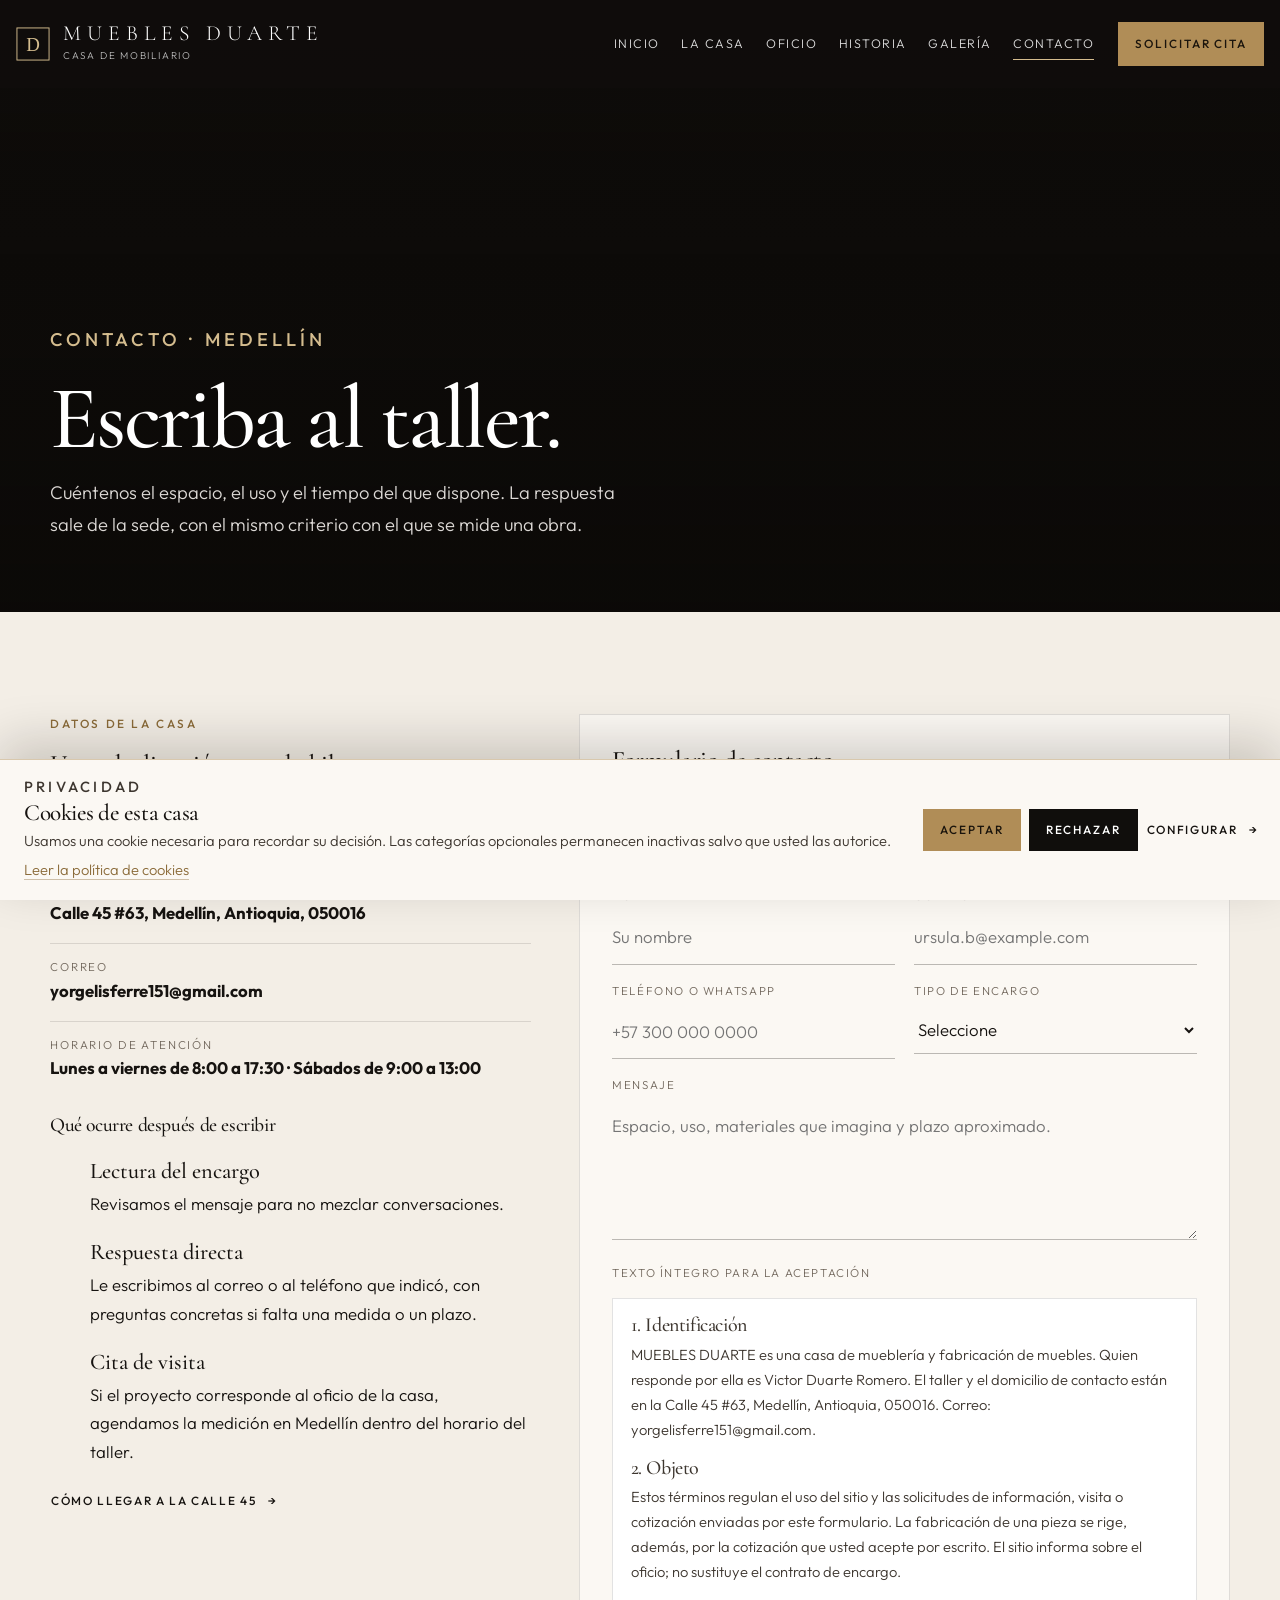
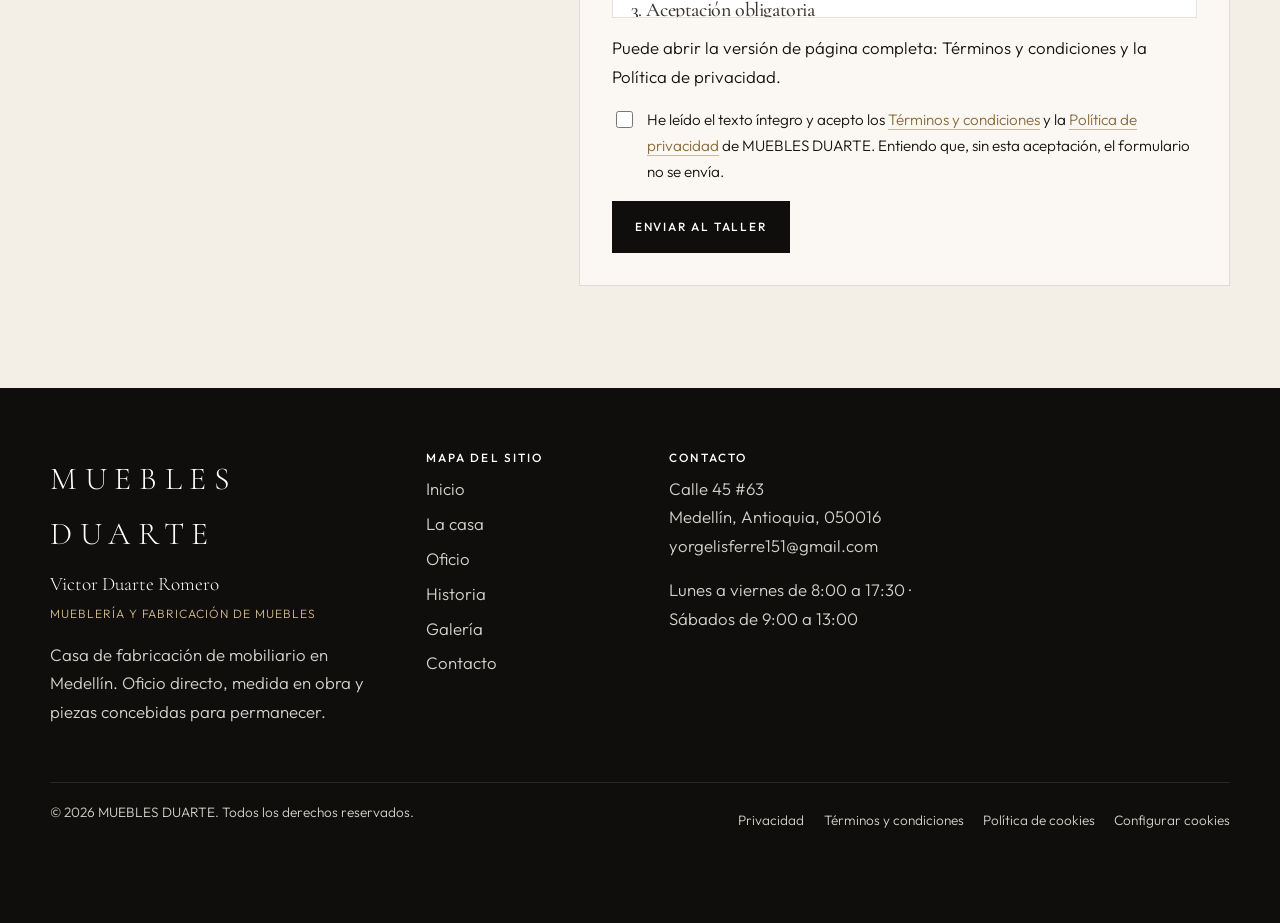
<file: contacto.html>
<!DOCTYPE html>
<html lang="es">
<head>
  <meta charset="utf-8">
  <meta name="viewport" content="width=device-width, initial-scale=1">
  <title>Contacto | MUEBLES DUARTE</title>
  <meta name="description" content="Escriba al taller de MUEBLES DUARTE en la Calle 45 #63, Medellín, Antioquia, 050016. Correo yorgelisferre151@gmail.com.">
  <meta name="theme-color" content="#100e0c">
  <link rel="icon" href="favicon.svg" type="image/svg+xml">
  <link rel="preconnect" href="https://fonts.googleapis.com">
  <link rel="preconnect" href="https://fonts.gstatic.com" crossorigin>
  <link href="https://fonts.googleapis.com/css2?family=Cormorant+Garamond:ital,wght@0,500;0,600;1,500;1,600&family=Outfit:wght@300;400;500;600&display=swap" rel="stylesheet">
  <link rel="stylesheet" href="css/styles.css">
  <script>
    document.documentElement.classList.add("js");
    if (location.search.indexOf("embed=1") !== -1) document.documentElement.classList.add("is-embed");
    try { if (localStorage.getItem("pineda_cookie_consent")) document.documentElement.classList.add("cookies-set"); } catch (e) {}
  </script>
</head>
<body data-page="contacto">
  <a class="skip" href="#contenido">Saltar al contenido</a>
  <div class="preloader" id="preloader" aria-hidden="true">
    <div>
      <p class="preloader-kicker">Casa de mobiliario</p>
      <p class="preloader-name">MUEBLES DUARTE</p>
      <span class="preloader-line"></span>
    </div>
  </div>
  <header class="site-header">
    <div class="header-bar">
      <a class="brand" href="index.html" aria-label="MUEBLES DUARTE, inicio">
        <span class="brand-mark" aria-hidden="true"><svg viewBox="0 0 36 36" width="34" height="34"><rect x="1" y="1" width="34" height="34" fill="none" stroke="currentColor"/><text x="18" y="25" text-anchor="middle" font-family="Georgia, Times, serif" font-size="20" fill="currentColor">D</text></svg></span>
        <span class="brand-text"><span class="brand-name" data-bind="nombre">MUEBLES DUARTE</span><span class="brand-sub">Casa de mobiliario</span></span>
      </a>
      <nav class="nav" id="site-nav" aria-label="Principal">
        <a href="index.html" data-nav="inicio">Inicio</a>
        <a href="index.html#casa">La casa</a>
        <a href="index.html#oficio">Oficio</a>
        <a href="index.html#historia">Historia</a>
        <a href="index.html#galeria">Galería</a>
        <a href="contacto.html" data-nav="contacto">Contacto</a>
        <a class="btn btn-gold menu-cta" href="contacto.html">Solicitar cita</a>
      </nav>
      <div class="header-actions">
        <a class="btn btn-gold btn-sm header-cta" href="contacto.html">Solicitar cita</a>
        <button class="nav-toggle" type="button" aria-expanded="false" aria-controls="site-nav" aria-label="Abrir menú"><span></span><span></span></button>
      </div>
    </div>
  </header>

  <main id="contenido">
    <header class="page-hero">
      <div class="page-hero-bg" style="background-image:url('https://images.unsplash.com/photo-1452860606245-08befc0ff44b?auto=format&fit=crop&w=2000&q=80')"></div>
      <div class="page-hero-overlay"></div>
      <div class="container page-hero-content">
        <p class="eyebrow light">Contacto · Medellín</p>
        <h1>Escriba al taller.</h1>
        <p>Cuéntenos el espacio, el uso y el tiempo del que dispone. La respuesta sale de la sede, con el mismo criterio con el que se mide una obra.</p>
      </div>
    </header>

    <section class="section">
      <div class="container form-layout">
        <div>
          <p class="eyebrow">Datos de la casa</p>
          <h2>Una sola dirección, un solo hilo.</h2>
          <ul class="contact-list">
            <li><span>Responsable</span><strong data-bind="responsable">Victor Duarte Romero</strong></li>
            <li><span>Dirección</span><strong data-bind="direccionCompleta">Calle 45 #63, Medellín, Antioquia, 050016</strong></li>
            <li><span>Celular y WhatsApp</span><a data-bind-href="whatsappHref" href="#" target="_blank" rel="noopener noreferrer"><strong data-bind="celular"></strong></a></li>
            <li><span>Correo</span><a data-bind-href="emailHref" href="mailto:yorgelisferre151@gmail.com"><strong data-bind="email">yorgelisferre151@gmail.com</strong></a></li>
            <li><span>Horario de atención</span><strong data-bind="horario">Lunes a viernes de 8:00 a 17:30 · Sábados de 9:00 a 13:00</strong></li>
            <li><span>ID de campaña</span><strong class="campana-inline" data-bind="campanaId"></strong><p>Visible también en el pie de página y enviado como campo oculto con su solicitud.</p></li>
          </ul>
          <h3 style="margin-top:2rem">Qué ocurre después de escribir</h3>
          <ol class="visit-steps">
            <li><strong>Lectura del encargo</strong> Revisamos el mensaje para no mezclar conversaciones.</li>
            <li><strong>Respuesta directa</strong> Le escribimos al correo o al teléfono que indicó, con preguntas concretas si falta una medida o un plazo.</li>
            <li><strong>Cita de visita</strong> Si el proyecto corresponde al oficio de la casa, agendamos la medición en Medellín dentro del horario del taller.</li>
          </ol>
          <p><a class="btn btn-line" data-bind-href="mapsHref" href="https://www.google.com/maps/search/?api=1&query=Calle%2045%20%2363%20Medell%C3%ADn%20Antioquia" target="_blank" rel="noopener noreferrer">Cómo llegar a la Calle 45</a></p>
        </div>

        <div class="form-card">
          <h2>Formulario de contacto</h2>
          <p>Los campos permiten al taller entender el encargo. El envío abre su aplicación de correo dirigida a <span data-bind="email">yorgelisferre151@gmail.com</span>. Sin la aceptación de los términos, el mensaje no se envía.</p>
          <form class="js-form" action="#" method="post" novalidate>
            <div class="form-alert" role="alert" hidden></div>
            <div class="form-fields">
              <div class="form-grid">
                <div class="field">
                  <label for="nombre"><span>Nombre</span></label>
                  <input id="nombre" name="nombre" type="text" autocomplete="name" required placeholder="Su nombre">
                </div>
                <div class="field">
                  <label for="correo"><span>Correo</span></label>
                  <input id="correo" name="correo" type="email" autocomplete="email" required placeholder="ursula.b@example.com">
                </div>
                <div class="field">
                  <label for="telefono"><span>Teléfono o WhatsApp</span></label>
                  <input id="telefono" name="telefono" type="tel" autocomplete="tel" required placeholder="+57 300 000 0000">
                </div>
                <div class="field">
                  <label for="tipo"><span>Tipo de encargo</span></label>
                  <select id="tipo" name="tipo" required>
                    <option value="">Seleccione</option>
                    <option>Mobiliario residencial</option>
                    <option>Mobiliario corporativo</option>
                    <option>Fabricación a medida</option>
                    <option>Cocina, vestidor o guardado</option>
                    <option>Restauración y cuidado</option>
                    <option>Asesoría de proyecto</option>
                  </select>
                </div>
                <div class="field field-full">
                  <label for="mensaje"><span>Mensaje</span></label>
                  <textarea id="mensaje" name="mensaje" required placeholder="Espacio, uso, materiales que imagina y plazo aproximado."></textarea>
                </div>
              </div>
              <input type="hidden" name="campana_id" value="">
              <div class="hp" aria-hidden="true"><label>Sitio web<input name="sitio_web" tabindex="-1" autocomplete="off"></label></div>

              <p class="legal-note" style="margin-top:1.4rem">Texto íntegro para la aceptación</p>
              <div class="legal-scroll" tabindex="0" aria-label="Términos y condiciones completos">
                <h3>1. Identificación</h3>
                <p>MUEBLES DUARTE es una casa de mueblería y fabricación de muebles. Quien responde por ella es Victor Duarte Romero. El taller y el domicilio de contacto están en la Calle 45 #63, Medellín, Antioquia, 050016. Correo: yorgelisferre151@gmail.com.</p>
                <h3>2. Objeto</h3>
                <p>Estos términos regulan el uso del sitio y las solicitudes de información, visita o cotización enviadas por este formulario. La fabricación de una pieza se rige, además, por la cotización que usted acepte por escrito. El sitio informa sobre el oficio; no sustituye el contrato de encargo.</p>
                <h3>3. Aceptación obligatoria</h3>
                <p>Para enviar este formulario debe marcar la casilla de aceptación. Si no la marca, el mensaje no se transmite. La casilla declara que ha podido leer este texto y la versión extendida publicada en la página de Términos y condiciones, así como la Política de privacidad. Si no está de acuerdo, no envíe el formulario.</p>
                <h3>4. Naturaleza de la información</h3>
                <p>Los textos describen el método de la casa. Las fotografías son referencias de atmósfera y de tipo de encargo; no son un catálogo de inventario disponible ni una oferta cerrada de precio. Las medidas, maderas y plazos definitivos se fijan en la cotización, después de la visita cuando esta sea necesaria.</p>
                <h3>5. Uso permitido del sitio</h3>
                <p>Puede consultar el sitio y solicitar contacto de buena fe. Queda prohibido usarlo para enviar contenido ilícito, suplantar identidad, interferir con su funcionamiento o extraer sus contenidos de forma masiva. MUEBLES DUARTE podrá no dar curso a solicitudes abusivas, incompletas o ajenas al oficio.</p>
                <h3>6. Propiedad intelectual</h3>
                <p>La marca MUEBLES DUARTE, los textos propios y la estructura del sitio están protegidos. Visitar el sitio no le concede licencia para reproducir la marca ni el contenido. Las fotografías de ambiente proceden de bancos de imagen y se usan como referencia visual, no como prueba de un encargo concreto.</p>
                <h3>7. Cotización y nacimiento del contrato</h3>
                <p>La conversación, la visita y la cotización son actos preparatorios. El contrato de fabricación nace únicamente cuando usted acepta por escrito una cotización vigente y se cumple la condición de anticipo que esa cotización señale. Este formulario, un mensaje de WhatsApp o un correo no equivalen por sí solos a una orden de producción.</p>
                <h3>8. Medida, materiales y variación natural</h3>
                <p>La pieza a medida depende de la medición en obra y de la aprobación de muestras. La madera presenta diferencias de color, veta y leves movimientos propios de un material vivo. Esas diferencias, cuando fueron informadas, no constituyen defecto. Los plazos se cuentan desde la aprobación de materiales y, si aplica, desde el anticipo, no desde el primer mensaje.</p>
                <h3>9. Precios</h3>
                <p>Los precios se expresan en la cotización, en pesos colombianos salvo indicación distinta, y pueden cambiar mientras no hayan sido aceptados, especialmente si varía el alcance, el material o el estado de la obra. Los impuestos aplicables se indican en la cotización.</p>
                <h3>10. Entrega e instalación</h3>
                <p>Cuando la cotización lo incluye, la instalación se realiza en Medellín y su área próxima. El acceso al inmueble, los horarios del edificio y el estado de la obra son condiciones a cargo de quien encarga. MUEBLES DUARTE no responde por retrasos causados por terceros, humedad de obra o falta de acceso.</p>
                <h3>11. Cuidado de la pieza</h3>
                <p>Al entregar se indican pautas de uso y mantenimiento. El desgaste ordinario, el mal uso, la humedad extrema o una intervención ajena al taller quedan fuera de la responsabilidad de MUEBLES DUARTE, sin perjuicio de los derechos que la Ley 1480 de 2011 reconoce de manera imperativa al consumidor.</p>
                <h3>12. Responsabilidad por el sitio</h3>
                <p>El sitio es un medio informativo. MUEBLES DUARTE procura mantenerlo disponible, sin garantizar ausencia de interrupciones. En lo permitido por la ley colombiana, la responsabilidad asociada al uso del sitio se limita a daños directos causados por dolo o culpa grave. Nada de lo anterior renuncia a derechos irrenunciables del consumidor.</p>
                <h3>13. Datos personales</h3>
                <p>El formulario trata nombre, correo, teléfono, tipo de encargo, mensaje, la constancia de aceptación y el ID de campaña, con la finalidad de responder y dar curso a la relación. El tratamiento se rige por la Política de privacidad y por la Ley 1581 de 2012. Puede ejercer sus derechos escribiendo a yorgelisferre151@gmail.com.</p>
                <h3>14. ID de campaña</h3>
                <p>Si la casa publica un identificador de campaña, ese código puede viajar en el campo oculto de este formulario para asociar su solicitud. No es un número de contrato, de factura ni de pago.</p>
                <h3>15. Servicios de terceros</h3>
                <p>Los enlaces a WhatsApp, correo electrónico o mapas abren servicios de terceros, regidos por sus propias condiciones. MUEBLES DUARTE no opera esas plataformas ni responde por su disponibilidad.</p>
                <h3>16. Vigencia y cambios</h3>
                <p>MUEBLES DUARTE puede actualizar estos términos. Rige la versión publicada en la página de Términos y condiciones en el momento del envío. La fecha de actualización figura en esa página. La aceptación de este formulario se entiende prestada sobre esa versión.</p>
                <h3>17. Ley y jurisdicción</h3>
                <p>Estos términos se interpretan conforme a las leyes de la República de Colombia. Las controversias que no se resuelvan de forma directa se someten a los jueces de Medellín, sin perjuicio del fuero irrenunciable que la norma de protección al consumidor reconozca.</p>
                <h3>18. Contacto para estos términos</h3>
                <p>Cualquier aviso relacionado con este texto puede dirigirse a yorgelisferre151@gmail.com o a la Calle 45 #63, Medellín, Antioquia, 050016. La versión extendida, con el mismo articulado desarrollado, está en la página de Términos y condiciones.</p>
              </div>
              <p>Puede abrir la versión de página completa: <a href="terminos.html" target="_blank" rel="noopener noreferrer">Términos y condiciones</a> y la <a href="privacidad.html" target="_blank" rel="noopener noreferrer">Política de privacidad</a>.</p>
              <label class="check">
                <input type="checkbox" name="acepta_terminos" value="si" required>
                <span>He leído el texto íntegro y acepto los <a href="terminos.html" target="_blank" rel="noopener noreferrer">Términos y condiciones</a> y la <a href="privacidad.html" target="_blank" rel="noopener noreferrer">Política de privacidad</a> de MUEBLES DUARTE. Entiendo que, sin esta aceptación, el formulario no se envía.</span>
              </label>
              <button class="btn btn-dark" type="submit">Enviar al taller</button>
            </div>
            <div class="form-success" hidden>
              <h3 tabindex="-1">Mensaje preparado</h3>
              <p>Se abrió su correo con el mensaje dirigido al taller. Si la aplicación no apareció, use el botón para intentarlo de nuevo o escriba directamente a <span data-bind="email">yorgelisferre151@gmail.com</span>.</p>
              <a class="btn btn-dark" data-mailto href="mailto:yorgelisferre151@gmail.com">Abrir el correo de nuevo</a>
            </div>
          </form>
        </div>
      </div>
    </section>
  </main>

  <footer class="site-footer">
    <div class="container footer-grid">
      <div class="footer-brand">
        <p class="footer-name" data-bind="nombre">MUEBLES DUARTE</p>
        <p class="footer-person" data-bind="responsable">Victor Duarte Romero</p>
        <p class="footer-rubro" data-bind="rubro">Mueblería y fabricación de muebles</p>
        <p>Casa de fabricación de mobiliario en Medellín. Oficio directo, medida en obra y piezas concebidas para permanecer.</p>
      </div>
      <div>
        <h2>Mapa del sitio</h2>
        <ul class="footer-links">
          <li><a href="index.html">Inicio</a></li>
          <li><a href="index.html#casa">La casa</a></li>
          <li><a href="index.html#oficio">Oficio</a></li>
          <li><a href="index.html#historia">Historia</a></li>
          <li><a href="index.html#galeria">Galería</a></li>
          <li><a href="contacto.html">Contacto</a></li>
        </ul>
      </div>
      <div>
        <h2>Contacto</h2>
        <address><span data-bind="direccion">Calle 45 #63</span><br><span data-bind="ciudad">Medellín, Antioquia, 050016</span></address>
        <p><a data-bind-href="celularHref" href="#"><span data-bind="celular"></span></a></p>
        <p><a data-bind-href="emailHref" href="mailto:yorgelisferre151@gmail.com"><span data-bind="email">yorgelisferre151@gmail.com</span></a></p>
        <p data-bind="horario">Lunes a viernes de 8:00 a 17:30 · Sábados de 9:00 a 13:00</p>
      </div>
      <div class="footer-campaign">
        <h2>Campaña</h2>
        <p class="campana-label">ID de campaña</p>
        <p class="campana-value" data-bind="campanaId"></p>
        <p>Identificador comercial visible en el pie y en el formulario.</p>
        <a class="btn btn-gold btn-sm" data-bind-href="whatsappHref" href="#" target="_blank" rel="noopener noreferrer">Escribir por WhatsApp</a>
      </div>
    </div>
    <div class="container footer-bottom">
      <p>© <span data-year>2026</span> <span data-bind="nombre">MUEBLES DUARTE</span>. Todos los derechos reservados.</p>
      <nav aria-label="Legal">
        <a href="privacidad.html">Privacidad</a>
        <a href="terminos.html">Términos y condiciones</a>
        <a href="cookies.html">Política de cookies</a>
        <button type="button" data-cookie-open>Configurar cookies</button>
      </nav>
    </div>
  </footer>

  <a class="wa-float" data-bind-href="whatsappHref" href="#" target="_blank" rel="noopener noreferrer" aria-label="Escribir por WhatsApp a MUEBLES DUARTE">
    <svg viewBox="0 0 24 24" width="18" height="18" aria-hidden="true" fill="currentColor"><path d="M20.5 3.5A11 11 0 0 0 2.1 17.8L1 23l5.3-1.1A11 11 0 0 0 20.5 3.5zm-8.5 17a9.1 9.1 0 0 1-4.6-1.3l-.3-.2-3.2.7.7-3.1-.2-.3A9.1 9.1 0 1 1 12 20.5zm5-6.8c-.3-.1-1.6-.8-1.8-.9s-.4-.1-.6.1-.7.9-.8 1-.3.2-.6.1a7.4 7.4 0 0 1-2.2-1.4 8.2 8.2 0 0 1-1.5-1.9c-.2-.3 0-.4.1-.6l.4-.4.2-.3a.5.5 0 0 0 0-.5c-.1-.1-.6-1.4-.8-1.9s-.4-.4-.6-.4h-.5a1 1 0 0 0-.7.3 2.9 2.9 0 0 0-.9 2.2 5 5 0 0 0 1.1 2.7 11.4 11.4 0 0 0 4.4 3.9c.6.3 1 .4 1.5.5a3.6 3.6 0 0 0 1.6.1 2.7 2.7 0 0 0 1.8-1.2 2.2 2.2 0 0 0 .2-1.2c-.1-.2-.3-.2-.6-.4z"/></svg>
    <span>WhatsApp</span>
  </a>
  <button class="to-top" type="button" aria-label="Volver arriba">↑</button>
  <div class="cookie-banner" role="dialog" aria-labelledby="cookie-title">
    <p class="eyebrow">Privacidad</p>
    <h2 id="cookie-title">Cookies de esta casa</h2>
    <p>Usamos una cookie necesaria para recordar su decisión. Las categorías opcionales permanecen inactivas salvo que usted las autorice.</p>
    <p><a href="cookies.html">Leer la política de cookies</a></p>
    <div class="cookie-actions">
      <button class="btn btn-gold btn-sm" type="button" data-cookie-accept>Aceptar</button>
      <button class="btn btn-dark btn-sm" type="button" data-cookie-reject>Rechazar</button>
      <button class="btn btn-line" type="button" data-cookie-config>Configurar</button>
    </div>
  </div>
  <div class="modal cookie-modal" hidden>
    <div class="modal-backdrop"></div>
    <div class="modal-card" role="dialog" aria-modal="true" aria-labelledby="cookie-modal-title">
      <div class="modal-head">
        <h2 id="cookie-modal-title">Configurar cookies</h2>
        <button class="modal-close" type="button" aria-label="Cerrar">×</button>
      </div>
      <p>La cookie necesaria guarda su elección. Las demás categorías no instalan rastreadores mientras no las autorice; hoy el sitio no carga medidores de terceros.</p>
      <ul class="cookie-options">
        <li><div><strong>Necesarias</strong><p>Siempre activas. Recuerdan su decisión.</p></div><input type="checkbox" checked disabled aria-label="Cookies necesarias, siempre activas"></li>
        <li><div><strong>Preferencias</strong><p>Ajustes de visualización, si en el futuro existieran.</p></div><input id="ck-pref" type="checkbox" aria-label="Permitir cookies de preferencias"></li>
        <li><div><strong>Analítica</strong><p>Medición agregada. No hay medidor instalado.</p></div><input id="ck-ana" type="checkbox" aria-label="Permitir cookies de analítica"></li>
        <li><div><strong>Marketing</strong><p>Comunicaciones publicitarias. Inactivas sin aceptación.</p></div><input id="ck-mkt" type="checkbox" aria-label="Permitir cookies de marketing"></li>
      </ul>
      <div class="modal-actions">
        <button class="btn btn-dark btn-sm" type="button" data-cookie-reject>Rechazar opcionales</button>
        <button class="btn btn-line" type="button" data-cookie-save>Guardar selección</button>
        <button class="btn btn-gold btn-sm" type="button" data-cookie-accept>Aceptar todas</button>
      </div>
    </div>
  </div>
  <script src="js/config.js"></script>
  <script src="js/main.js"></script>
</body>
</html>
</file>
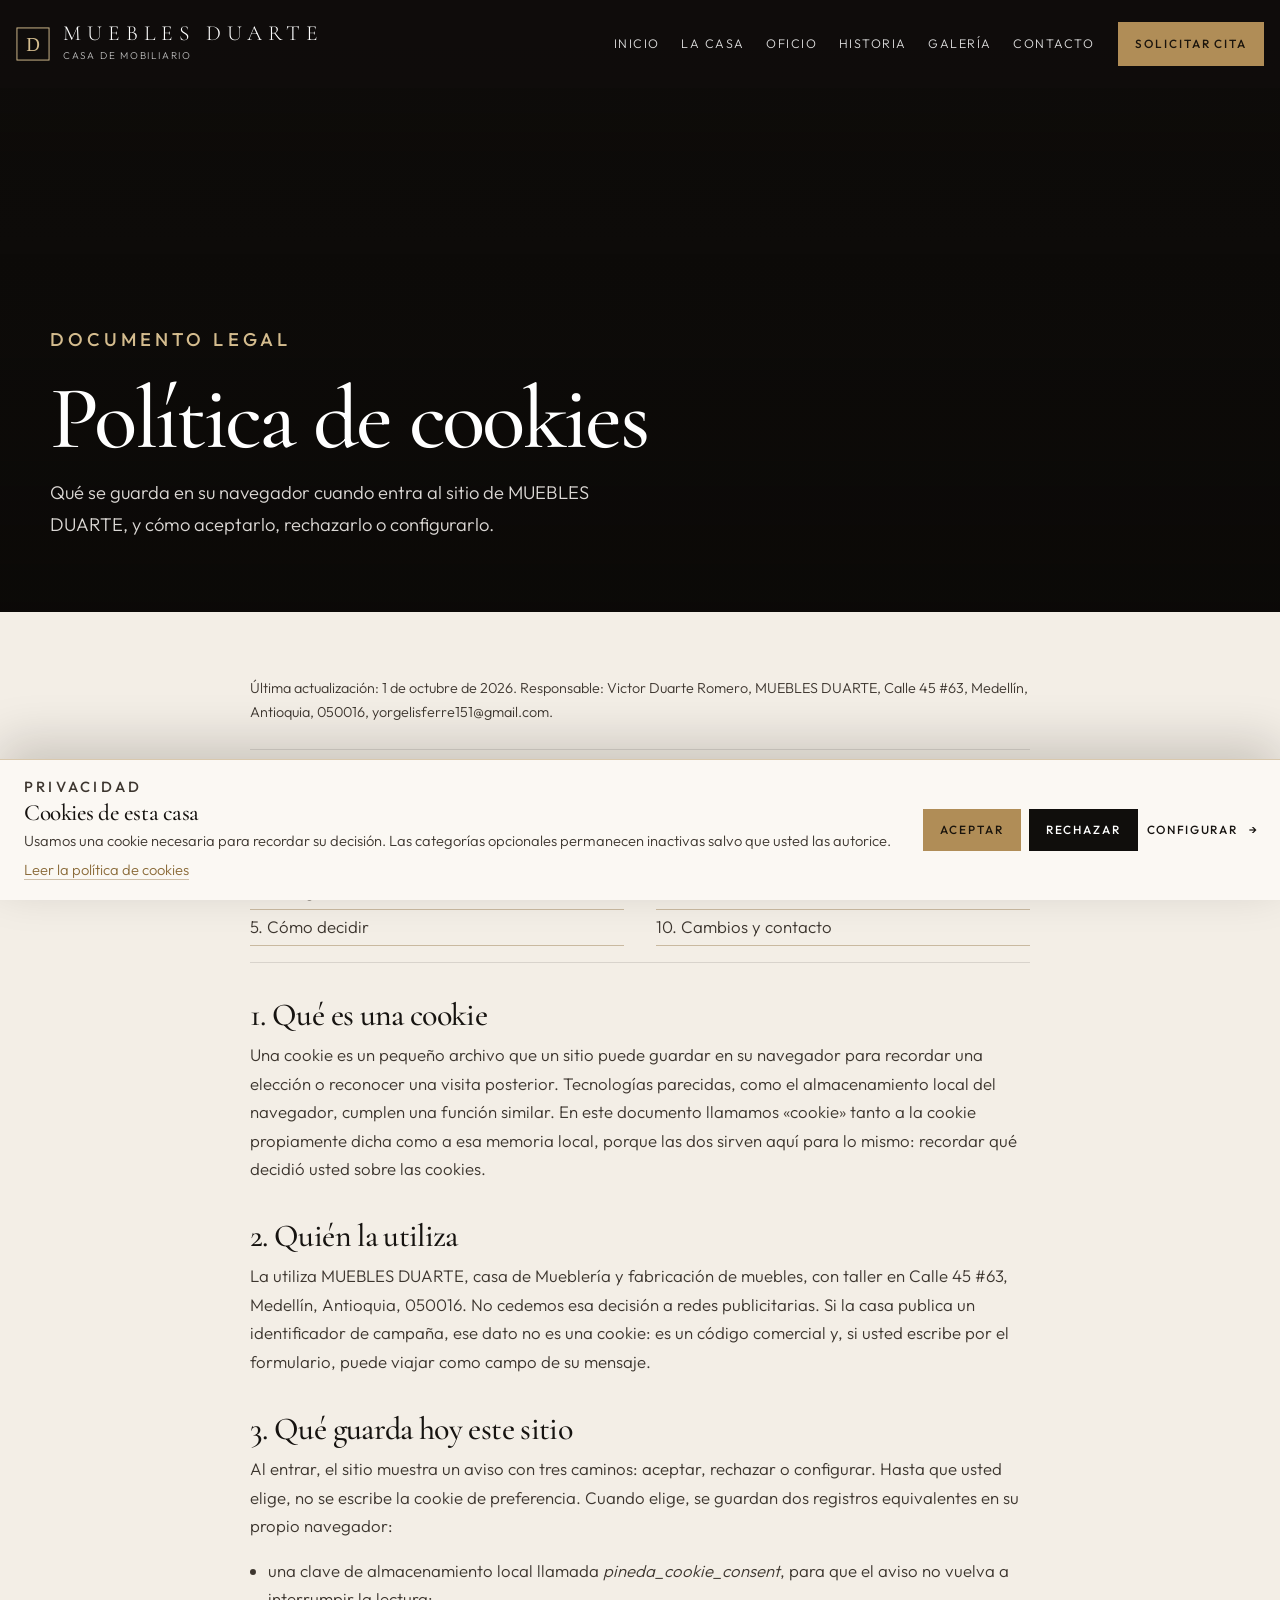
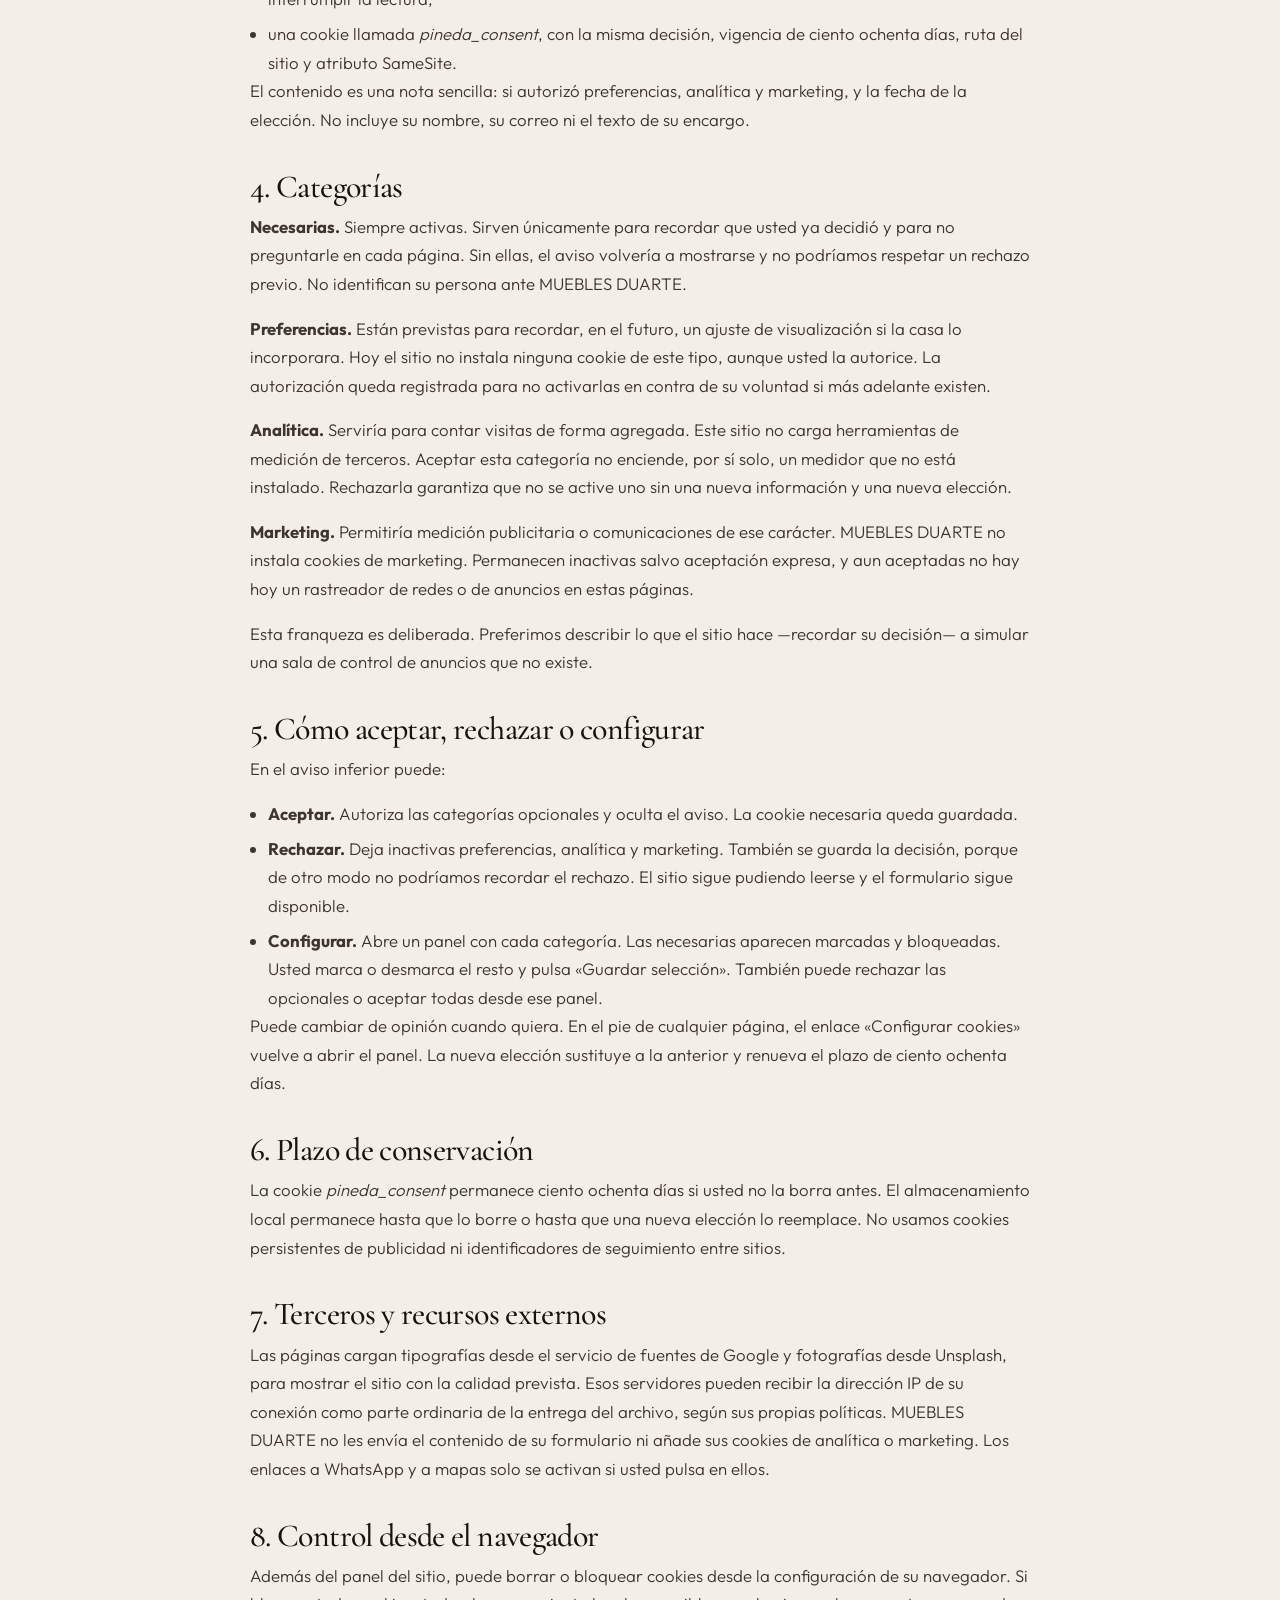
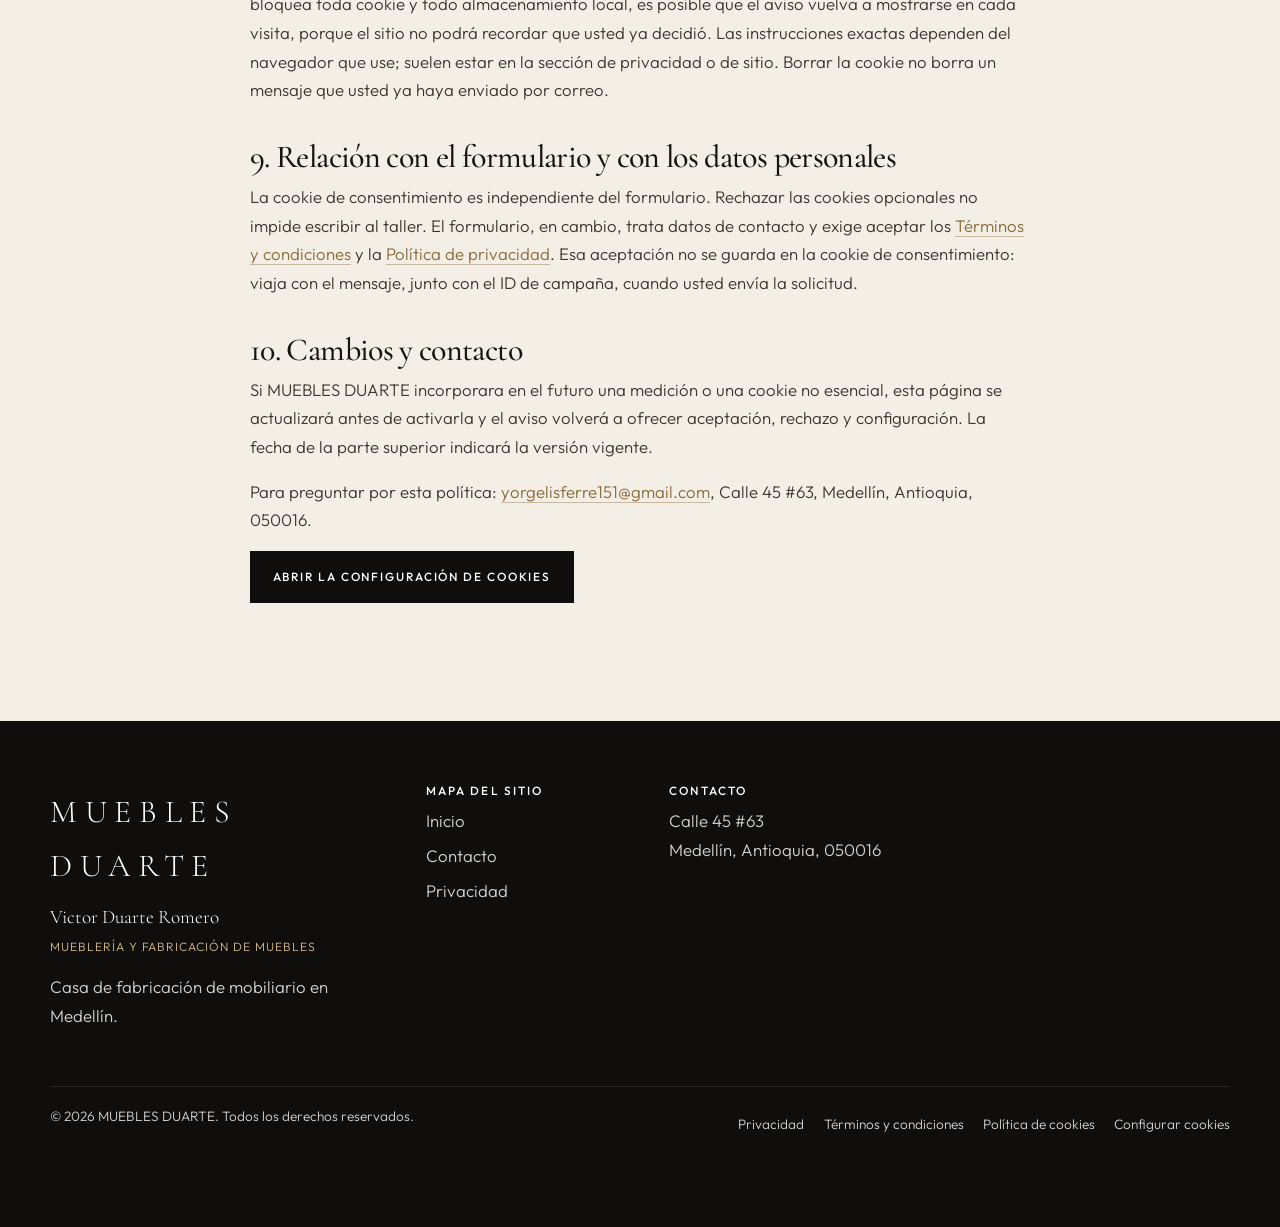
<file: cookies.html>
<!DOCTYPE html>
<html lang="es">
<head>
  <meta charset="utf-8">
  <meta name="viewport" content="width=device-width, initial-scale=1">
  <title>Política de cookies | MUEBLES DUARTE</title>
  <meta name="description" content="Política de cookies de MUEBLES DUARTE. Cómo aceptar, rechazar o configurar las cookies del sitio de la mueblería en Medellín.">
  <meta name="theme-color" content="#100e0c">
  <link rel="icon" href="favicon.svg" type="image/svg+xml">
  <link rel="preconnect" href="https://fonts.googleapis.com">
  <link rel="preconnect" href="https://fonts.gstatic.com" crossorigin>
  <link href="https://fonts.googleapis.com/css2?family=Cormorant+Garamond:ital,wght@0,500;0,600;1,500;1,600&family=Outfit:wght@300;400;500;600&display=swap" rel="stylesheet">
  <link rel="stylesheet" href="css/styles.css">
  <script>
    document.documentElement.classList.add("js");
    if (location.search.indexOf("embed=1") !== -1) document.documentElement.classList.add("is-embed");
    try { if (localStorage.getItem("pineda_cookie_consent")) document.documentElement.classList.add("cookies-set"); } catch (e) {}
  </script>
</head>
<body data-page="legal">
  <a class="skip" href="#contenido">Saltar al contenido</a>
  <div class="preloader" id="preloader" aria-hidden="true"><div><p class="preloader-kicker">Casa de mobiliario</p><p class="preloader-name">MUEBLES DUARTE</p><span class="preloader-line"></span></div></div>
  <header class="site-header">
    <div class="header-bar">
      <a class="brand" href="index.html"><span class="brand-mark" aria-hidden="true"><svg viewBox="0 0 36 36" width="34" height="34"><rect x="1" y="1" width="34" height="34" fill="none" stroke="currentColor"/><text x="18" y="25" text-anchor="middle" font-family="Georgia, Times, serif" font-size="20" fill="currentColor">D</text></svg></span><span class="brand-text"><span class="brand-name" data-bind="nombre">MUEBLES DUARTE</span><span class="brand-sub">Casa de mobiliario</span></span></a>
      <nav class="nav" id="site-nav" aria-label="Principal">
        <a href="index.html" data-nav="inicio">Inicio</a>
        <a href="index.html#casa">La casa</a>
        <a href="index.html#oficio">Oficio</a>
        <a href="index.html#historia">Historia</a>
        <a href="index.html#galeria">Galería</a>
        <a href="contacto.html" data-nav="contacto">Contacto</a>
        <a class="btn btn-gold menu-cta" href="contacto.html">Solicitar cita</a>
      </nav>
      <div class="header-actions">
        <a class="btn btn-gold btn-sm header-cta" href="contacto.html">Solicitar cita</a>
        <button class="nav-toggle" type="button" aria-expanded="false" aria-controls="site-nav" aria-label="Abrir menú"><span></span><span></span></button>
      </div>
    </div>
  </header>
  <main id="contenido">
    <header class="page-hero">
      <div class="page-hero-bg" style="background-image:url('https://images.unsplash.com/photo-1610701596007-11502861dcfa?auto=format&fit=crop&w=2000&q=80')"></div>
      <div class="page-hero-overlay"></div>
      <div class="container page-hero-content">
        <p class="eyebrow light">Documento legal</p>
        <h1>Política de cookies</h1>
        <p>Qué se guarda en su navegador cuando entra al sitio de MUEBLES DUARTE, y cómo aceptarlo, rechazarlo o configurarlo.</p>
      </div>
    </header>
    <article class="section legal">
      <div class="container legal-prose">
        <p class="updated">Última actualización: 1 de octubre de 2026. Responsable: <span data-bind="responsable">Victor Duarte Romero</span>, <span data-bind="nombre">MUEBLES DUARTE</span>, <span data-bind="direccionCompleta">Calle 45 #63, Medellín, Antioquia, 050016</span>, <span data-bind="email">yorgelisferre151@gmail.com</span>.</p>
        <nav class="toc" aria-label="Contenido de la política de cookies">
          <a href="#c1">1. Qué es una cookie</a>
          <a href="#c2">2. Quién la utiliza</a>
          <a href="#c3">3. Qué usa este sitio</a>
          <a href="#c4">4. Categorías</a>
          <a href="#c5">5. Cómo decidir</a>
          <a href="#c6">6. Plazo</a>
          <a href="#c7">7. Terceros</a>
          <a href="#c8">8. Desde el navegador</a>
          <a href="#c9">9. Relación con el formulario</a>
          <a href="#c10">10. Cambios y contacto</a>
        </nav>

        <h2 id="c1">1. Qué es una cookie</h2>
        <p>Una cookie es un pequeño archivo que un sitio puede guardar en su navegador para recordar una elección o reconocer una visita posterior. Tecnologías parecidas, como el almacenamiento local del navegador, cumplen una función similar. En este documento llamamos «cookie» tanto a la cookie propiamente dicha como a esa memoria local, porque las dos sirven aquí para lo mismo: recordar qué decidió usted sobre las cookies.</p>

        <h2 id="c2">2. Quién la utiliza</h2>
        <p>La utiliza <span data-bind="nombre">MUEBLES DUARTE</span>, casa de <span data-bind="rubro">mueblería y fabricación de muebles</span>, con taller en <span data-bind="direccion">Calle 45 #63</span>, <span data-bind="ciudad">Medellín, Antioquia, 050016</span>. No cedemos esa decisión a redes publicitarias. Si la casa publica un identificador de campaña, ese dato no es una cookie: es un código comercial y, si usted escribe por el formulario, puede viajar como campo de su mensaje.</p>

        <h2 id="c3">3. Qué guarda hoy este sitio</h2>
        <p>Al entrar, el sitio muestra un aviso con tres caminos: aceptar, rechazar o configurar. Hasta que usted elige, no se escribe la cookie de preferencia. Cuando elige, se guardan dos registros equivalentes en su propio navegador:</p>
        <ul>
          <li>una clave de almacenamiento local llamada <em>pineda_cookie_consent</em>, para que el aviso no vuelva a interrumpir la lectura;</li>
          <li>una cookie llamada <em>pineda_consent</em>, con la misma decisión, vigencia de ciento ochenta días, ruta del sitio y atributo SameSite.</li>
        </ul>
        <p>El contenido es una nota sencilla: si autorizó preferencias, analítica y marketing, y la fecha de la elección. No incluye su nombre, su correo ni el texto de su encargo.</p>

        <h2 id="c4">4. Categorías</h2>
        <p><strong>Necesarias.</strong> Siempre activas. Sirven únicamente para recordar que usted ya decidió y para no preguntarle en cada página. Sin ellas, el aviso volvería a mostrarse y no podríamos respetar un rechazo previo. No identifican su persona ante MUEBLES DUARTE.</p>
        <p><strong>Preferencias.</strong> Están previstas para recordar, en el futuro, un ajuste de visualización si la casa lo incorporara. Hoy el sitio no instala ninguna cookie de este tipo, aunque usted la autorice. La autorización queda registrada para no activarlas en contra de su voluntad si más adelante existen.</p>
        <p><strong>Analítica.</strong> Serviría para contar visitas de forma agregada. Este sitio no carga herramientas de medición de terceros. Aceptar esta categoría no enciende, por sí solo, un medidor que no está instalado. Rechazarla garantiza que no se active uno sin una nueva información y una nueva elección.</p>
        <p><strong>Marketing.</strong> Permitiría medición publicitaria o comunicaciones de ese carácter. MUEBLES DUARTE no instala cookies de marketing. Permanecen inactivas salvo aceptación expresa, y aun aceptadas no hay hoy un rastreador de redes o de anuncios en estas páginas.</p>
        <p>Esta franqueza es deliberada. Preferimos describir lo que el sitio hace —recordar su decisión— a simular una sala de control de anuncios que no existe.</p>

        <h2 id="c5">5. Cómo aceptar, rechazar o configurar</h2>
        <p>En el aviso inferior puede:</p>
        <ul>
          <li><strong>Aceptar.</strong> Autoriza las categorías opcionales y oculta el aviso. La cookie necesaria queda guardada.</li>
          <li><strong>Rechazar.</strong> Deja inactivas preferencias, analítica y marketing. También se guarda la decisión, porque de otro modo no podríamos recordar el rechazo. El sitio sigue pudiendo leerse y el formulario sigue disponible.</li>
          <li><strong>Configurar.</strong> Abre un panel con cada categoría. Las necesarias aparecen marcadas y bloqueadas. Usted marca o desmarca el resto y pulsa «Guardar selección». También puede rechazar las opcionales o aceptar todas desde ese panel.</li>
        </ul>
        <p>Puede cambiar de opinión cuando quiera. En el pie de cualquier página, el enlace «Configurar cookies» vuelve a abrir el panel. La nueva elección sustituye a la anterior y renueva el plazo de ciento ochenta días.</p>

        <h2 id="c6">6. Plazo de conservación</h2>
        <p>La cookie <em>pineda_consent</em> permanece ciento ochenta días si usted no la borra antes. El almacenamiento local permanece hasta que lo borre o hasta que una nueva elección lo reemplace. No usamos cookies persistentes de publicidad ni identificadores de seguimiento entre sitios.</p>

        <h2 id="c7">7. Terceros y recursos externos</h2>
        <p>Las páginas cargan tipografías desde el servicio de fuentes de Google y fotografías desde Unsplash, para mostrar el sitio con la calidad prevista. Esos servidores pueden recibir la dirección IP de su conexión como parte ordinaria de la entrega del archivo, según sus propias políticas. MUEBLES DUARTE no les envía el contenido de su formulario ni añade sus cookies de analítica o marketing. Los enlaces a WhatsApp y a mapas solo se activan si usted pulsa en ellos.</p>

        <h2 id="c8">8. Control desde el navegador</h2>
        <p>Además del panel del sitio, puede borrar o bloquear cookies desde la configuración de su navegador. Si bloquea toda cookie y todo almacenamiento local, es posible que el aviso vuelva a mostrarse en cada visita, porque el sitio no podrá recordar que usted ya decidió. Las instrucciones exactas dependen del navegador que use; suelen estar en la sección de privacidad o de sitio. Borrar la cookie no borra un mensaje que usted ya haya enviado por correo.</p>

        <h2 id="c9">9. Relación con el formulario y con los datos personales</h2>
        <p>La cookie de consentimiento es independiente del formulario. Rechazar las cookies opcionales no impide escribir al taller. El formulario, en cambio, trata datos de contacto y exige aceptar los <a href="terminos.html">Términos y condiciones</a> y la <a href="privacidad.html">Política de privacidad</a>. Esa aceptación no se guarda en la cookie de consentimiento: viaja con el mensaje, junto con el ID de campaña, cuando usted envía la solicitud.</p>

        <h2 id="c10">10. Cambios y contacto</h2>
        <p>Si MUEBLES DUARTE incorporara en el futuro una medición o una cookie no esencial, esta página se actualizará antes de activarla y el aviso volverá a ofrecer aceptación, rechazo y configuración. La fecha de la parte superior indicará la versión vigente.</p>
        <p>Para preguntar por esta política: <a data-bind-href="emailHref" href="mailto:yorgelisferre151@gmail.com"><span data-bind="email">yorgelisferre151@gmail.com</span></a>, <span data-bind="direccionCompleta">Calle 45 #63, Medellín, Antioquia, 050016</span>.</p>
        <p><button class="btn btn-dark" type="button" data-cookie-open>Abrir la configuración de cookies</button></p>
      </div>
    </article>
  </main>
  <footer class="site-footer">
    <div class="container footer-grid">
      <div><p class="footer-name" data-bind="nombre">MUEBLES DUARTE</p><p class="footer-person" data-bind="responsable">Victor Duarte Romero</p><p class="footer-rubro" data-bind="rubro">Mueblería y fabricación de muebles</p><p>Casa de fabricación de mobiliario en Medellín.</p></div>
      <div><h2>Mapa del sitio</h2><ul class="footer-links"><li><a href="index.html">Inicio</a></li><li><a href="contacto.html">Contacto</a></li><li><a href="privacidad.html">Privacidad</a></li></ul></div>
      <div><h2>Contacto</h2><address><span data-bind="direccion">Calle 45 #63</span><br><span data-bind="ciudad">Medellín, Antioquia, 050016</span></address><p><span data-bind="celular"></span></p></div>
      <div class="footer-campaign"><h2>Campaña</h2><p class="campana-label">ID de campaña</p><p class="campana-value" data-bind="campanaId"></p></div>
    </div>
    <div class="container footer-bottom">
      <p>© <span data-year>2026</span> <span data-bind="nombre">MUEBLES DUARTE</span>. Todos los derechos reservados.</p>
      <nav aria-label="Legal"><a href="privacidad.html">Privacidad</a><a href="terminos.html">Términos y condiciones</a><a href="cookies.html">Política de cookies</a><button type="button" data-cookie-open>Configurar cookies</button></nav>
    </div>
  </footer>
  <a class="wa-float" data-bind-href="whatsappHref" href="#" target="_blank" rel="noopener noreferrer" aria-label="Escribir por WhatsApp a MUEBLES DUARTE"><svg viewBox="0 0 24 24" width="18" height="18" aria-hidden="true" fill="currentColor"><path d="M20.5 3.5A11 11 0 0 0 2.1 17.8L1 23l5.3-1.1A11 11 0 0 0 20.5 3.5zm-8.5 17a9.1 9.1 0 0 1-4.6-1.3l-.3-.2-3.2.7.7-3.1-.2-.3A9.1 9.1 0 1 1 12 20.5zm5-6.8c-.3-.1-1.6-.8-1.8-.9s-.4-.1-.6.1-.7.9-.8 1-.3.2-.6.1a7.4 7.4 0 0 1-2.2-1.4 8.2 8.2 0 0 1-1.5-1.9c-.2-.3 0-.4.1-.6l.4-.4.2-.3a.5.5 0 0 0 0-.5c-.1-.1-.6-1.4-.8-1.9s-.4-.4-.6-.4h-.5a1 1 0 0 0-.7.3 2.9 2.9 0 0 0-.9 2.2 5 5 0 0 0 1.1 2.7 11.4 11.4 0 0 0 4.4 3.9c.6.3 1 .4 1.5.5a3.6 3.6 0 0 0 1.6.1 2.7 2.7 0 0 0 1.8-1.2 2.2 2.2 0 0 0 .2-1.2c-.1-.2-.3-.2-.6-.4z"/></svg><span>WhatsApp</span></a>
  <button class="to-top" type="button" aria-label="Volver arriba">↑</button>
  <div class="cookie-banner" role="dialog" aria-labelledby="cookie-title"><p class="eyebrow">Privacidad</p><h2 id="cookie-title">Cookies de esta casa</h2><p>Usamos una cookie necesaria para recordar su decisión. Las categorías opcionales permanecen inactivas salvo que usted las autorice.</p><p><a href="cookies.html">Leer la política de cookies</a></p><div class="cookie-actions"><button class="btn btn-gold btn-sm" type="button" data-cookie-accept>Aceptar</button><button class="btn btn-dark btn-sm" type="button" data-cookie-reject>Rechazar</button><button class="btn btn-line" type="button" data-cookie-config>Configurar</button></div></div>
  <div class="modal cookie-modal" hidden><div class="modal-backdrop"></div><div class="modal-card" role="dialog" aria-modal="true" aria-labelledby="cookie-modal-title"><div class="modal-head"><h2 id="cookie-modal-title">Configurar cookies</h2><button class="modal-close" type="button" aria-label="Cerrar">×</button></div><p>La cookie necesaria guarda su elección. Hoy el sitio no carga medidores de terceros.</p><ul class="cookie-options"><li><div><strong>Necesarias</strong><p>Siempre activas.</p></div><input type="checkbox" checked disabled aria-label="Cookies necesarias, siempre activas"></li><li><div><strong>Preferencias</strong><p>Ajustes futuros de visualización.</p></div><input id="ck-pref" type="checkbox" aria-label="Permitir cookies de preferencias"></li><li><div><strong>Analítica</strong><p>Medición agregada, no instalada.</p></div><input id="ck-ana" type="checkbox" aria-label="Permitir cookies de analítica"></li><li><div><strong>Marketing</strong><p>Inactivas sin aceptación.</p></div><input id="ck-mkt" type="checkbox" aria-label="Permitir cookies de marketing"></li></ul><div class="modal-actions"><button class="btn btn-dark btn-sm" type="button" data-cookie-reject>Rechazar opcionales</button><button class="btn btn-line" type="button" data-cookie-save>Guardar selección</button><button class="btn btn-gold btn-sm" type="button" data-cookie-accept>Aceptar todas</button></div></div></div>
  <script src="js/config.js"></script>
  <script src="js/main.js"></script>
</body>
</html>
</file>
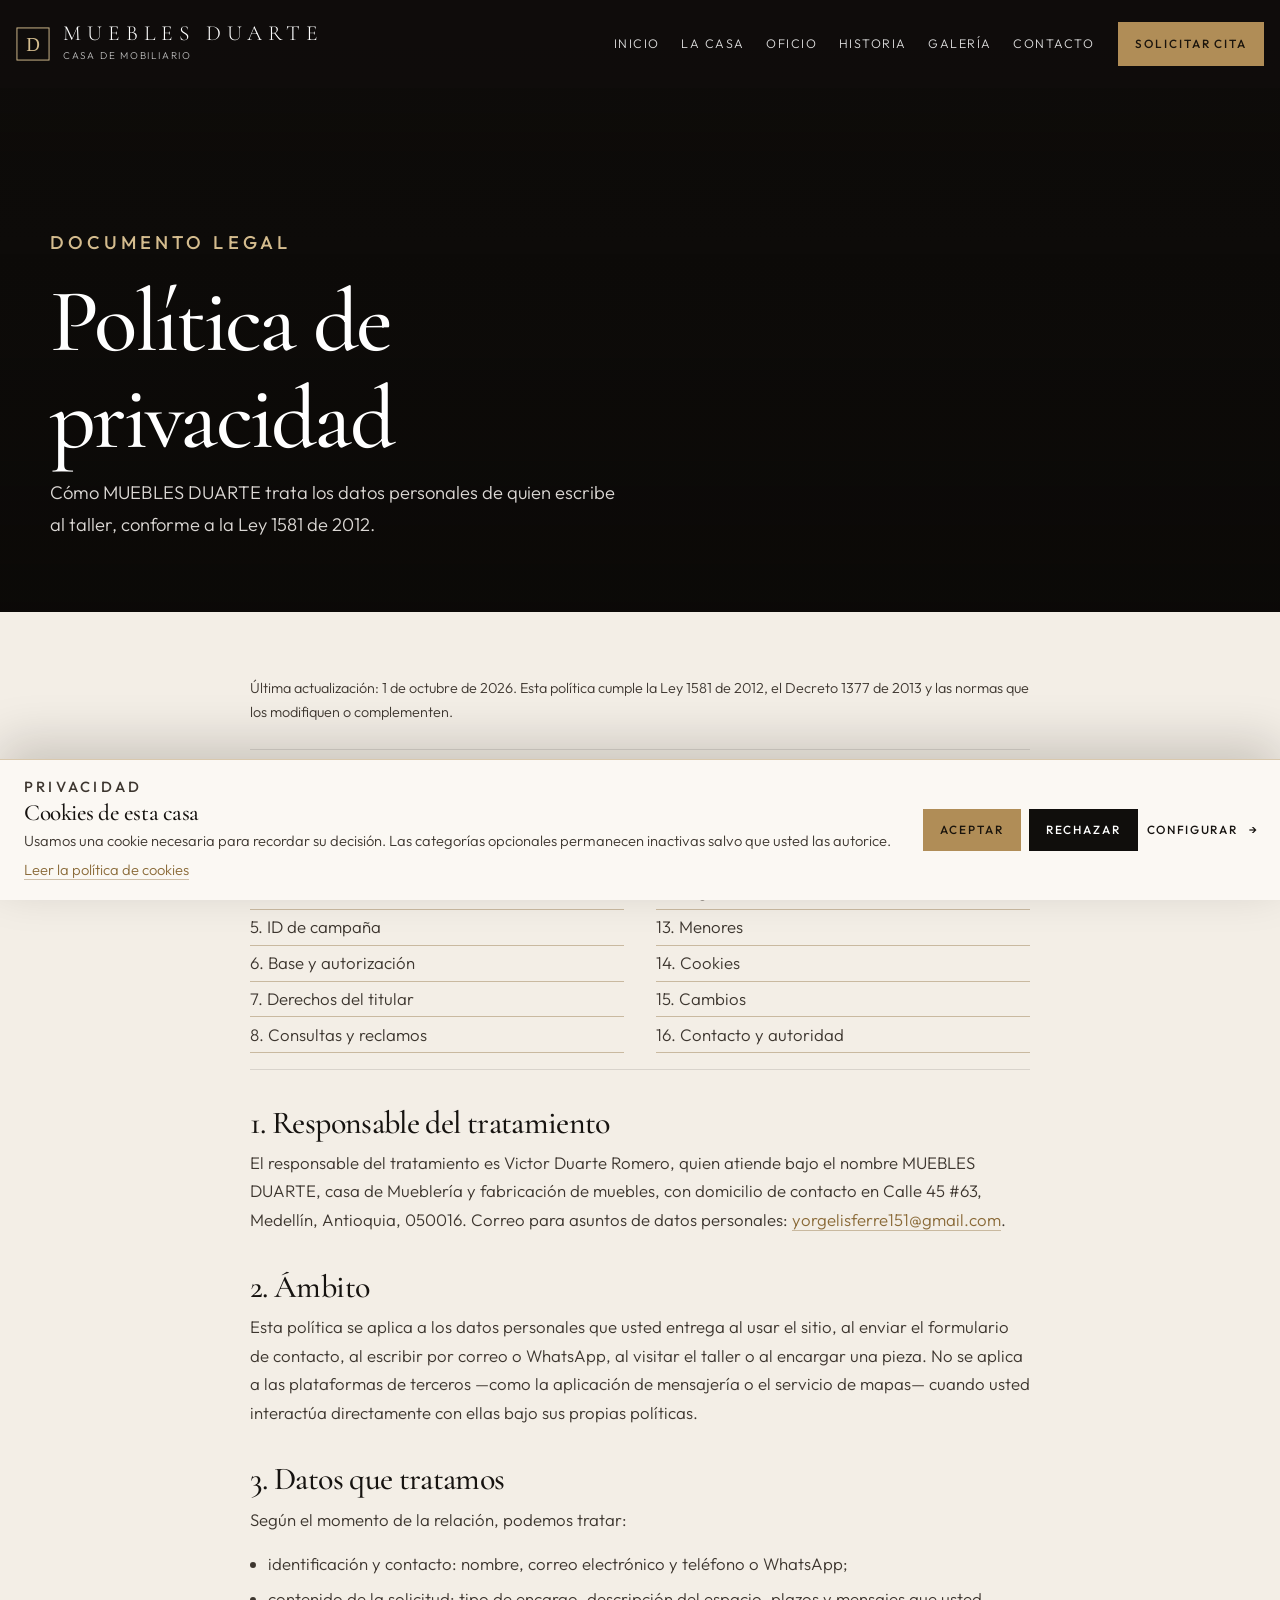
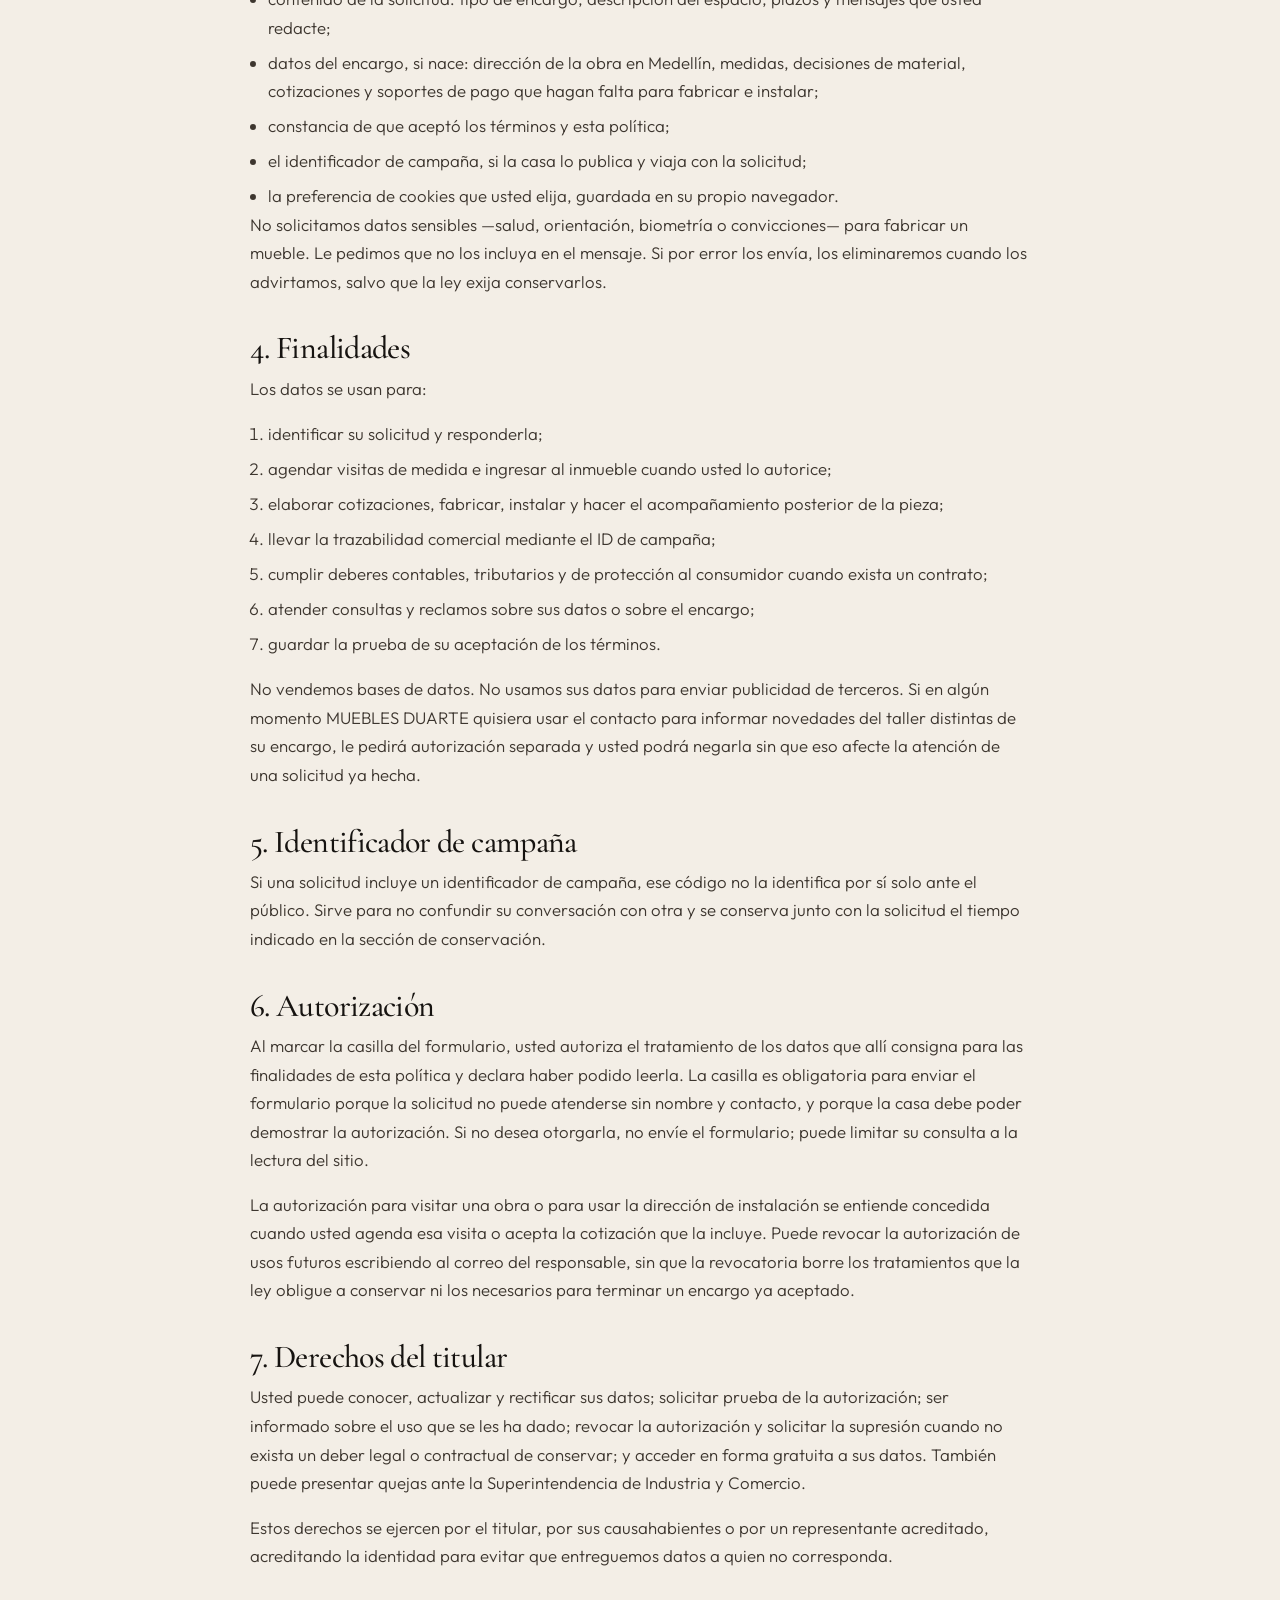
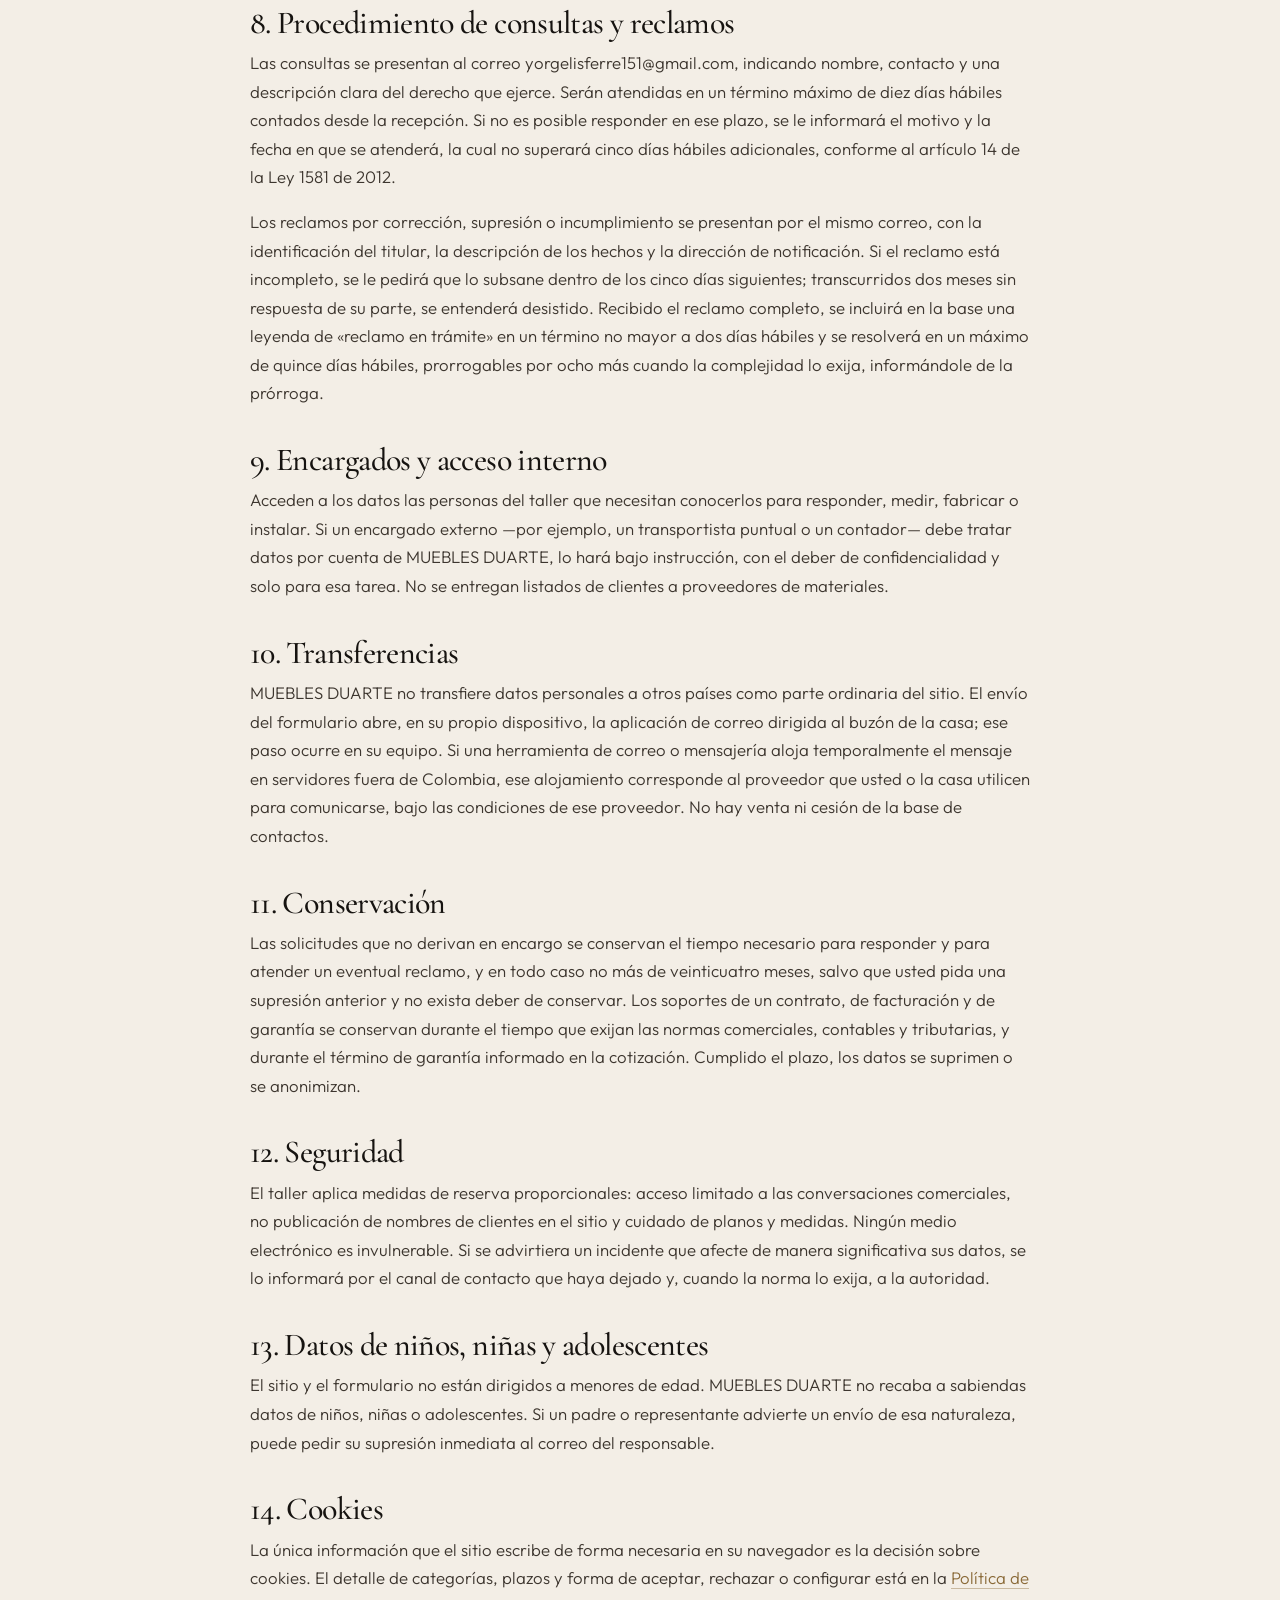
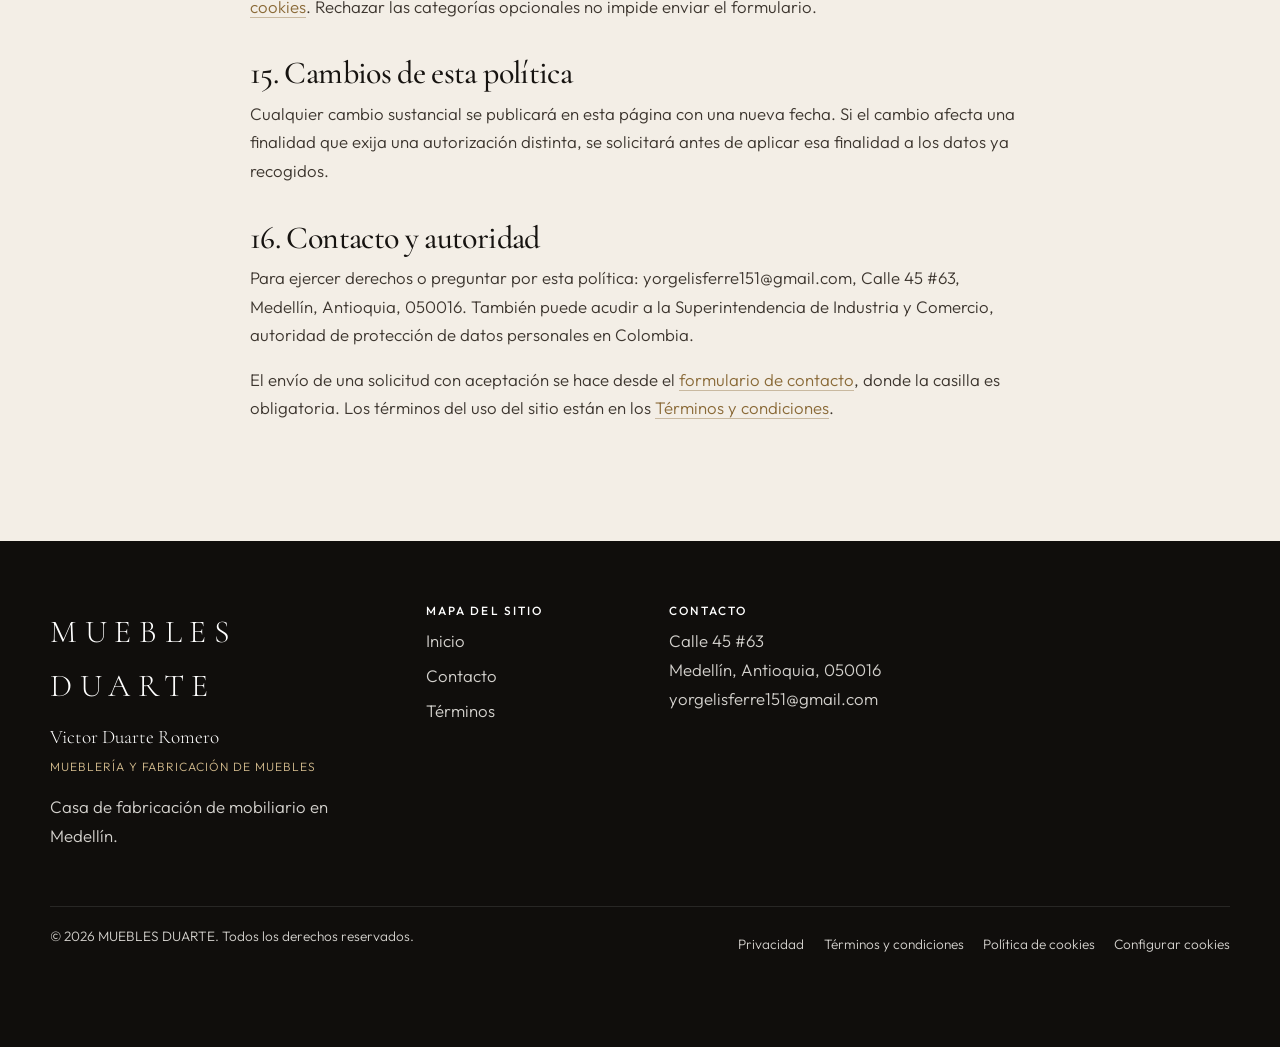
<file: privacidad.html>
<!DOCTYPE html>
<html lang="es">
<head>
  <meta charset="utf-8">
  <meta name="viewport" content="width=device-width, initial-scale=1">
  <title>Política de privacidad | MUEBLES DUARTE</title>
  <meta name="description" content="Política de privacidad y tratamiento de datos personales de MUEBLES DUARTE, conforme a la Ley 1581 de 2012. Taller en Medellín, Calle 45 #63.">
  <meta name="theme-color" content="#100e0c">
  <link rel="icon" href="favicon.svg" type="image/svg+xml">
  <link rel="preconnect" href="https://fonts.googleapis.com">
  <link rel="preconnect" href="https://fonts.gstatic.com" crossorigin>
  <link href="https://fonts.googleapis.com/css2?family=Cormorant+Garamond:ital,wght@0,500;0,600;1,500;1,600&family=Outfit:wght@300;400;500;600&display=swap" rel="stylesheet">
  <link rel="stylesheet" href="css/styles.css">
  <script>
    document.documentElement.classList.add("js");
    if (location.search.indexOf("embed=1") !== -1) document.documentElement.classList.add("is-embed");
    try { if (localStorage.getItem("pineda_cookie_consent")) document.documentElement.classList.add("cookies-set"); } catch (e) {}
  </script>
</head>
<body data-page="legal">
  <a class="skip" href="#contenido">Saltar al contenido</a>
  <div class="preloader" id="preloader" aria-hidden="true"><div><p class="preloader-kicker">Casa de mobiliario</p><p class="preloader-name">MUEBLES DUARTE</p><span class="preloader-line"></span></div></div>
  <header class="site-header">
    <div class="header-bar">
      <a class="brand" href="index.html"><span class="brand-mark" aria-hidden="true"><svg viewBox="0 0 36 36" width="34" height="34"><rect x="1" y="1" width="34" height="34" fill="none" stroke="currentColor"/><text x="18" y="25" text-anchor="middle" font-family="Georgia, Times, serif" font-size="20" fill="currentColor">D</text></svg></span><span class="brand-text"><span class="brand-name" data-bind="nombre">MUEBLES DUARTE</span><span class="brand-sub">Casa de mobiliario</span></span></a>
      <nav class="nav" id="site-nav" aria-label="Principal">
        <a href="index.html" data-nav="inicio">Inicio</a>
        <a href="index.html#casa">La casa</a>
        <a href="index.html#oficio">Oficio</a>
        <a href="index.html#historia">Historia</a>
        <a href="index.html#galeria">Galería</a>
        <a href="contacto.html" data-nav="contacto">Contacto</a>
        <a class="btn btn-gold menu-cta" href="contacto.html">Solicitar cita</a>
      </nav>
      <div class="header-actions">
        <a class="btn btn-gold btn-sm header-cta" href="contacto.html">Solicitar cita</a>
        <button class="nav-toggle" type="button" aria-expanded="false" aria-controls="site-nav" aria-label="Abrir menú"><span></span><span></span></button>
      </div>
    </div>
  </header>
  <main id="contenido">
    <header class="page-hero">
      <div class="page-hero-bg" style="background-image:url('https://images.unsplash.com/photo-1519710164239-da123dc03ef4?auto=format&fit=crop&w=2000&q=80')"></div>
      <div class="page-hero-overlay"></div>
      <div class="container page-hero-content">
        <p class="eyebrow light">Documento legal</p>
        <h1>Política de privacidad</h1>
        <p>Cómo MUEBLES DUARTE trata los datos personales de quien escribe al taller, conforme a la Ley 1581 de 2012.</p>
      </div>
    </header>
    <article class="section legal">
      <div class="container legal-prose">
        <p class="updated">Última actualización: 1 de octubre de 2026. Esta política cumple la Ley 1581 de 2012, el Decreto 1377 de 2013 y las normas que los modifiquen o complementen.</p>
        <nav class="toc" aria-label="Contenido de la política">
          <a href="#p1">1. Responsable</a>
          <a href="#p2">2. Ámbito</a>
          <a href="#p3">3. Datos que tratamos</a>
          <a href="#p4">4. Finalidades</a>
          <a href="#p5">5. ID de campaña</a>
          <a href="#p6">6. Base y autorización</a>
          <a href="#p7">7. Derechos del titular</a>
          <a href="#p8">8. Consultas y reclamos</a>
          <a href="#p9">9. Encargados y terceros</a>
          <a href="#p10">10. Transferencia</a>
          <a href="#p11">11. Conservación</a>
          <a href="#p12">12. Seguridad</a>
          <a href="#p13">13. Menores</a>
          <a href="#p14">14. Cookies</a>
          <a href="#p15">15. Cambios</a>
          <a href="#p16">16. Contacto y autoridad</a>
        </nav>

        <h2 id="p1">1. Responsable del tratamiento</h2>
        <p>El responsable del tratamiento es <span data-bind="responsable">Victor Duarte Romero</span>, quien atiende bajo el nombre <span data-bind="nombre">MUEBLES DUARTE</span>, casa de <span data-bind="rubro">mueblería y fabricación de muebles</span>, con domicilio de contacto en <span data-bind="direccionCompleta">Calle 45 #63, Medellín, Antioquia, 050016</span>. Correo para asuntos de datos personales: <a data-bind-href="emailHref" href="mailto:yorgelisferre151@gmail.com"><span data-bind="email">yorgelisferre151@gmail.com</span></a>.</p>

        <h2 id="p2">2. Ámbito</h2>
        <p>Esta política se aplica a los datos personales que usted entrega al usar el sitio, al enviar el formulario de contacto, al escribir por correo o WhatsApp, al visitar el taller o al encargar una pieza. No se aplica a las plataformas de terceros —como la aplicación de mensajería o el servicio de mapas— cuando usted interactúa directamente con ellas bajo sus propias políticas.</p>

        <h2 id="p3">3. Datos que tratamos</h2>
        <p>Según el momento de la relación, podemos tratar:</p>
        <ul>
          <li>identificación y contacto: nombre, correo electrónico y teléfono o WhatsApp;</li>
          <li>contenido de la solicitud: tipo de encargo, descripción del espacio, plazos y mensajes que usted redacte;</li>
          <li>datos del encargo, si nace: dirección de la obra en Medellín, medidas, decisiones de material, cotizaciones y soportes de pago que hagan falta para fabricar e instalar;</li>
          <li>constancia de que aceptó los términos y esta política;</li>
          <li>el identificador de campaña, si la casa lo publica y viaja con la solicitud;</li>
          <li>la preferencia de cookies que usted elija, guardada en su propio navegador.</li>
        </ul>
        <p>No solicitamos datos sensibles —salud, orientación, biometría o convicciones— para fabricar un mueble. Le pedimos que no los incluya en el mensaje. Si por error los envía, los eliminaremos cuando los advirtamos, salvo que la ley exija conservarlos.</p>

        <h2 id="p4">4. Finalidades</h2>
        <p>Los datos se usan para:</p>
        <ol>
          <li>identificar su solicitud y responderla;</li>
          <li>agendar visitas de medida e ingresar al inmueble cuando usted lo autorice;</li>
          <li>elaborar cotizaciones, fabricar, instalar y hacer el acompañamiento posterior de la pieza;</li>
          <li>llevar la trazabilidad comercial mediante el ID de campaña;</li>
          <li>cumplir deberes contables, tributarios y de protección al consumidor cuando exista un contrato;</li>
          <li>atender consultas y reclamos sobre sus datos o sobre el encargo;</li>
          <li>guardar la prueba de su aceptación de los términos.</li>
        </ol>
        <p>No vendemos bases de datos. No usamos sus datos para enviar publicidad de terceros. Si en algún momento MUEBLES DUARTE quisiera usar el contacto para informar novedades del taller distintas de su encargo, le pedirá autorización separada y usted podrá negarla sin que eso afecte la atención de una solicitud ya hecha.</p>

        <h2 id="p5">5. Identificador de campaña</h2>
        <p>Si una solicitud incluye un identificador de campaña, ese código no la identifica por sí solo ante el público. Sirve para no confundir su conversación con otra y se conserva junto con la solicitud el tiempo indicado en la sección de conservación.</p>

        <h2 id="p6">6. Autorización</h2>
        <p>Al marcar la casilla del formulario, usted autoriza el tratamiento de los datos que allí consigna para las finalidades de esta política y declara haber podido leerla. La casilla es obligatoria para enviar el formulario porque la solicitud no puede atenderse sin nombre y contacto, y porque la casa debe poder demostrar la autorización. Si no desea otorgarla, no envíe el formulario; puede limitar su consulta a la lectura del sitio.</p>
        <p>La autorización para visitar una obra o para usar la dirección de instalación se entiende concedida cuando usted agenda esa visita o acepta la cotización que la incluye. Puede revocar la autorización de usos futuros escribiendo al correo del responsable, sin que la revocatoria borre los tratamientos que la ley obligue a conservar ni los necesarios para terminar un encargo ya aceptado.</p>

        <h2 id="p7">7. Derechos del titular</h2>
        <p>Usted puede conocer, actualizar y rectificar sus datos; solicitar prueba de la autorización; ser informado sobre el uso que se les ha dado; revocar la autorización y solicitar la supresión cuando no exista un deber legal o contractual de conservar; y acceder en forma gratuita a sus datos. También puede presentar quejas ante la Superintendencia de Industria y Comercio.</p>
        <p>Estos derechos se ejercen por el titular, por sus causahabientes o por un representante acreditado, acreditando la identidad para evitar que entreguemos datos a quien no corresponda.</p>

        <h2 id="p8">8. Procedimiento de consultas y reclamos</h2>
        <p>Las consultas se presentan al correo <span data-bind="email">yorgelisferre151@gmail.com</span>, indicando nombre, contacto y una descripción clara del derecho que ejerce. Serán atendidas en un término máximo de diez días hábiles contados desde la recepción. Si no es posible responder en ese plazo, se le informará el motivo y la fecha en que se atenderá, la cual no superará cinco días hábiles adicionales, conforme al artículo 14 de la Ley 1581 de 2012.</p>
        <p>Los reclamos por corrección, supresión o incumplimiento se presentan por el mismo correo, con la identificación del titular, la descripción de los hechos y la dirección de notificación. Si el reclamo está incompleto, se le pedirá que lo subsane dentro de los cinco días siguientes; transcurridos dos meses sin respuesta de su parte, se entenderá desistido. Recibido el reclamo completo, se incluirá en la base una leyenda de «reclamo en trámite» en un término no mayor a dos días hábiles y se resolverá en un máximo de quince días hábiles, prorrogables por ocho más cuando la complejidad lo exija, informándole de la prórroga.</p>

        <h2 id="p9">9. Encargados y acceso interno</h2>
        <p>Acceden a los datos las personas del taller que necesitan conocerlos para responder, medir, fabricar o instalar. Si un encargado externo —por ejemplo, un transportista puntual o un contador— debe tratar datos por cuenta de MUEBLES DUARTE, lo hará bajo instrucción, con el deber de confidencialidad y solo para esa tarea. No se entregan listados de clientes a proveedores de materiales.</p>

        <h2 id="p10">10. Transferencias</h2>
        <p>MUEBLES DUARTE no transfiere datos personales a otros países como parte ordinaria del sitio. El envío del formulario abre, en su propio dispositivo, la aplicación de correo dirigida al buzón de la casa; ese paso ocurre en su equipo. Si una herramienta de correo o mensajería aloja temporalmente el mensaje en servidores fuera de Colombia, ese alojamiento corresponde al proveedor que usted o la casa utilicen para comunicarse, bajo las condiciones de ese proveedor. No hay venta ni cesión de la base de contactos.</p>

        <h2 id="p11">11. Conservación</h2>
        <p>Las solicitudes que no derivan en encargo se conservan el tiempo necesario para responder y para atender un eventual reclamo, y en todo caso no más de veinticuatro meses, salvo que usted pida una supresión anterior y no exista deber de conservar. Los soportes de un contrato, de facturación y de garantía se conservan durante el tiempo que exijan las normas comerciales, contables y tributarias, y durante el término de garantía informado en la cotización. Cumplido el plazo, los datos se suprimen o se anonimizan.</p>

        <h2 id="p12">12. Seguridad</h2>
        <p>El taller aplica medidas de reserva proporcionales: acceso limitado a las conversaciones comerciales, no publicación de nombres de clientes en el sitio y cuidado de planos y medidas. Ningún medio electrónico es invulnerable. Si se advirtiera un incidente que afecte de manera significativa sus datos, se lo informará por el canal de contacto que haya dejado y, cuando la norma lo exija, a la autoridad.</p>

        <h2 id="p13">13. Datos de niños, niñas y adolescentes</h2>
        <p>El sitio y el formulario no están dirigidos a menores de edad. MUEBLES DUARTE no recaba a sabiendas datos de niños, niñas o adolescentes. Si un padre o representante advierte un envío de esa naturaleza, puede pedir su supresión inmediata al correo del responsable.</p>

        <h2 id="p14">14. Cookies</h2>
        <p>La única información que el sitio escribe de forma necesaria en su navegador es la decisión sobre cookies. El detalle de categorías, plazos y forma de aceptar, rechazar o configurar está en la <a href="cookies.html">Política de cookies</a>. Rechazar las categorías opcionales no impide enviar el formulario.</p>

        <h2 id="p15">15. Cambios de esta política</h2>
        <p>Cualquier cambio sustancial se publicará en esta página con una nueva fecha. Si el cambio afecta una finalidad que exija una autorización distinta, se solicitará antes de aplicar esa finalidad a los datos ya recogidos.</p>

        <h2 id="p16">16. Contacto y autoridad</h2>
        <p>Para ejercer derechos o preguntar por esta política: <span data-bind="email">yorgelisferre151@gmail.com</span>, <span data-bind="direccionCompleta">Calle 45 #63, Medellín, Antioquia, 050016</span>. También puede acudir a la Superintendencia de Industria y Comercio, autoridad de protección de datos personales en Colombia.</p>
        <p>El envío de una solicitud con aceptación se hace desde el <a href="contacto.html">formulario de contacto</a>, donde la casilla es obligatoria. Los términos del uso del sitio están en los <a href="terminos.html">Términos y condiciones</a>.</p>
      </div>
    </article>
  </main>
  <footer class="site-footer">
    <div class="container footer-grid">
      <div><p class="footer-name" data-bind="nombre">MUEBLES DUARTE</p><p class="footer-person" data-bind="responsable">Victor Duarte Romero</p><p class="footer-rubro" data-bind="rubro">Mueblería y fabricación de muebles</p><p>Casa de fabricación de mobiliario en Medellín.</p></div>
      <div><h2>Mapa del sitio</h2><ul class="footer-links"><li><a href="index.html">Inicio</a></li><li><a href="contacto.html">Contacto</a></li><li><a href="terminos.html">Términos</a></li></ul></div>
      <div><h2>Contacto</h2><address><span data-bind="direccion">Calle 45 #63</span><br><span data-bind="ciudad">Medellín, Antioquia, 050016</span></address><p><a data-bind-href="emailHref" href="mailto:yorgelisferre151@gmail.com"><span data-bind="email">yorgelisferre151@gmail.com</span></a></p></div>
      <div class="footer-campaign"><h2>Campaña</h2><p class="campana-label">ID de campaña</p><p class="campana-value" data-bind="campanaId"></p></div>
    </div>
    <div class="container footer-bottom">
      <p>© <span data-year>2026</span> <span data-bind="nombre">MUEBLES DUARTE</span>. Todos los derechos reservados.</p>
      <nav aria-label="Legal"><a href="privacidad.html">Privacidad</a><a href="terminos.html">Términos y condiciones</a><a href="cookies.html">Política de cookies</a><button type="button" data-cookie-open>Configurar cookies</button></nav>
    </div>
  </footer>
  <a class="wa-float" data-bind-href="whatsappHref" href="#" target="_blank" rel="noopener noreferrer" aria-label="Escribir por WhatsApp a MUEBLES DUARTE"><svg viewBox="0 0 24 24" width="18" height="18" aria-hidden="true" fill="currentColor"><path d="M20.5 3.5A11 11 0 0 0 2.1 17.8L1 23l5.3-1.1A11 11 0 0 0 20.5 3.5zm-8.5 17a9.1 9.1 0 0 1-4.6-1.3l-.3-.2-3.2.7.7-3.1-.2-.3A9.1 9.1 0 1 1 12 20.5zm5-6.8c-.3-.1-1.6-.8-1.8-.9s-.4-.1-.6.1-.7.9-.8 1-.3.2-.6.1a7.4 7.4 0 0 1-2.2-1.4 8.2 8.2 0 0 1-1.5-1.9c-.2-.3 0-.4.1-.6l.4-.4.2-.3a.5.5 0 0 0 0-.5c-.1-.1-.6-1.4-.8-1.9s-.4-.4-.6-.4h-.5a1 1 0 0 0-.7.3 2.9 2.9 0 0 0-.9 2.2 5 5 0 0 0 1.1 2.7 11.4 11.4 0 0 0 4.4 3.9c.6.3 1 .4 1.5.5a3.6 3.6 0 0 0 1.6.1 2.7 2.7 0 0 0 1.8-1.2 2.2 2.2 0 0 0 .2-1.2c-.1-.2-.3-.2-.6-.4z"/></svg><span>WhatsApp</span></a>
  <button class="to-top" type="button" aria-label="Volver arriba">↑</button>
  <div class="cookie-banner" role="dialog" aria-labelledby="cookie-title"><p class="eyebrow">Privacidad</p><h2 id="cookie-title">Cookies de esta casa</h2><p>Usamos una cookie necesaria para recordar su decisión. Las categorías opcionales permanecen inactivas salvo que usted las autorice.</p><p><a href="cookies.html">Leer la política de cookies</a></p><div class="cookie-actions"><button class="btn btn-gold btn-sm" type="button" data-cookie-accept>Aceptar</button><button class="btn btn-dark btn-sm" type="button" data-cookie-reject>Rechazar</button><button class="btn btn-line" type="button" data-cookie-config>Configurar</button></div></div>
  <div class="modal cookie-modal" hidden><div class="modal-backdrop"></div><div class="modal-card" role="dialog" aria-modal="true" aria-labelledby="cookie-modal-title"><div class="modal-head"><h2 id="cookie-modal-title">Configurar cookies</h2><button class="modal-close" type="button" aria-label="Cerrar">×</button></div><p>La cookie necesaria guarda su elección. Hoy el sitio no carga medidores de terceros.</p><ul class="cookie-options"><li><div><strong>Necesarias</strong><p>Siempre activas.</p></div><input type="checkbox" checked disabled aria-label="Cookies necesarias, siempre activas"></li><li><div><strong>Preferencias</strong><p>Ajustes futuros de visualización.</p></div><input id="ck-pref" type="checkbox" aria-label="Permitir cookies de preferencias"></li><li><div><strong>Analítica</strong><p>Medición agregada, no instalada.</p></div><input id="ck-ana" type="checkbox" aria-label="Permitir cookies de analítica"></li><li><div><strong>Marketing</strong><p>Inactivas sin aceptación.</p></div><input id="ck-mkt" type="checkbox" aria-label="Permitir cookies de marketing"></li></ul><div class="modal-actions"><button class="btn btn-dark btn-sm" type="button" data-cookie-reject>Rechazar opcionales</button><button class="btn btn-line" type="button" data-cookie-save>Guardar selección</button><button class="btn btn-gold btn-sm" type="button" data-cookie-accept>Aceptar todas</button></div></div></div>
  <script src="js/config.js"></script>
  <script src="js/main.js"></script>
</body>
</html>
</file>
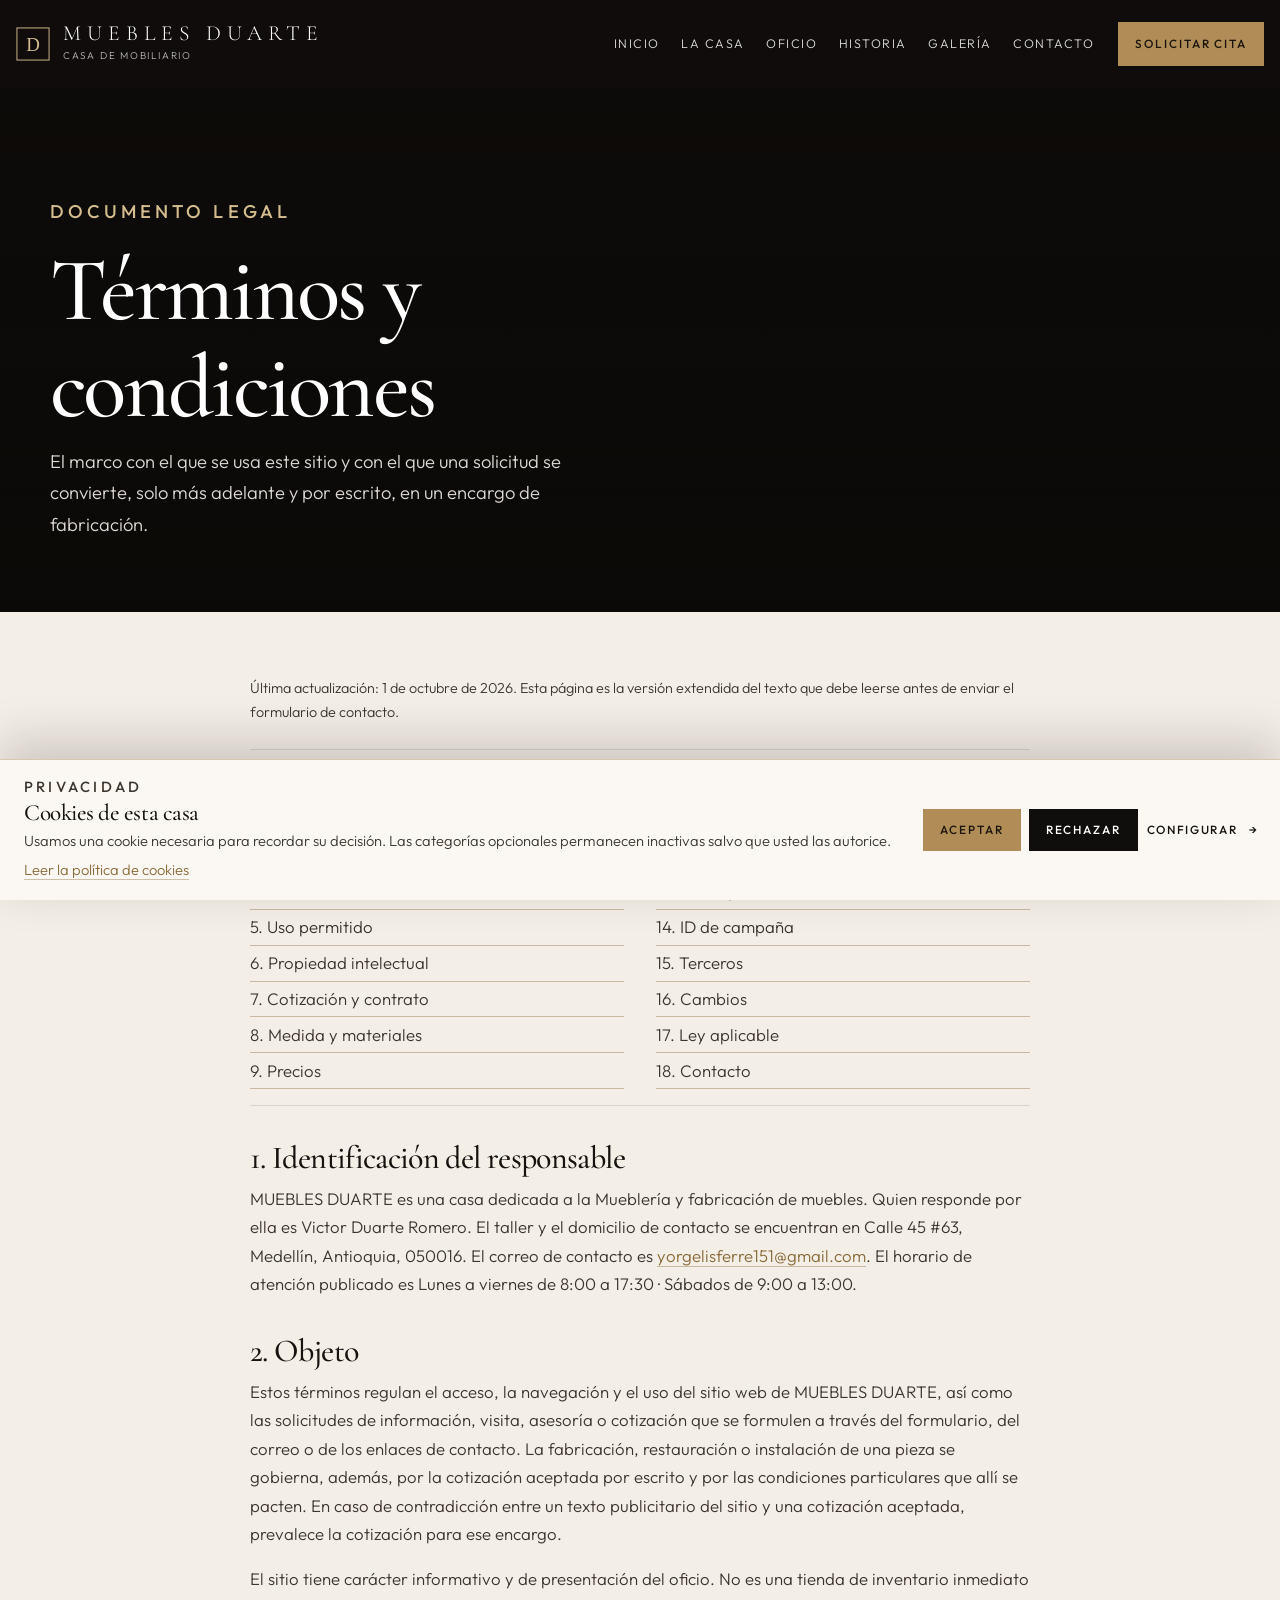
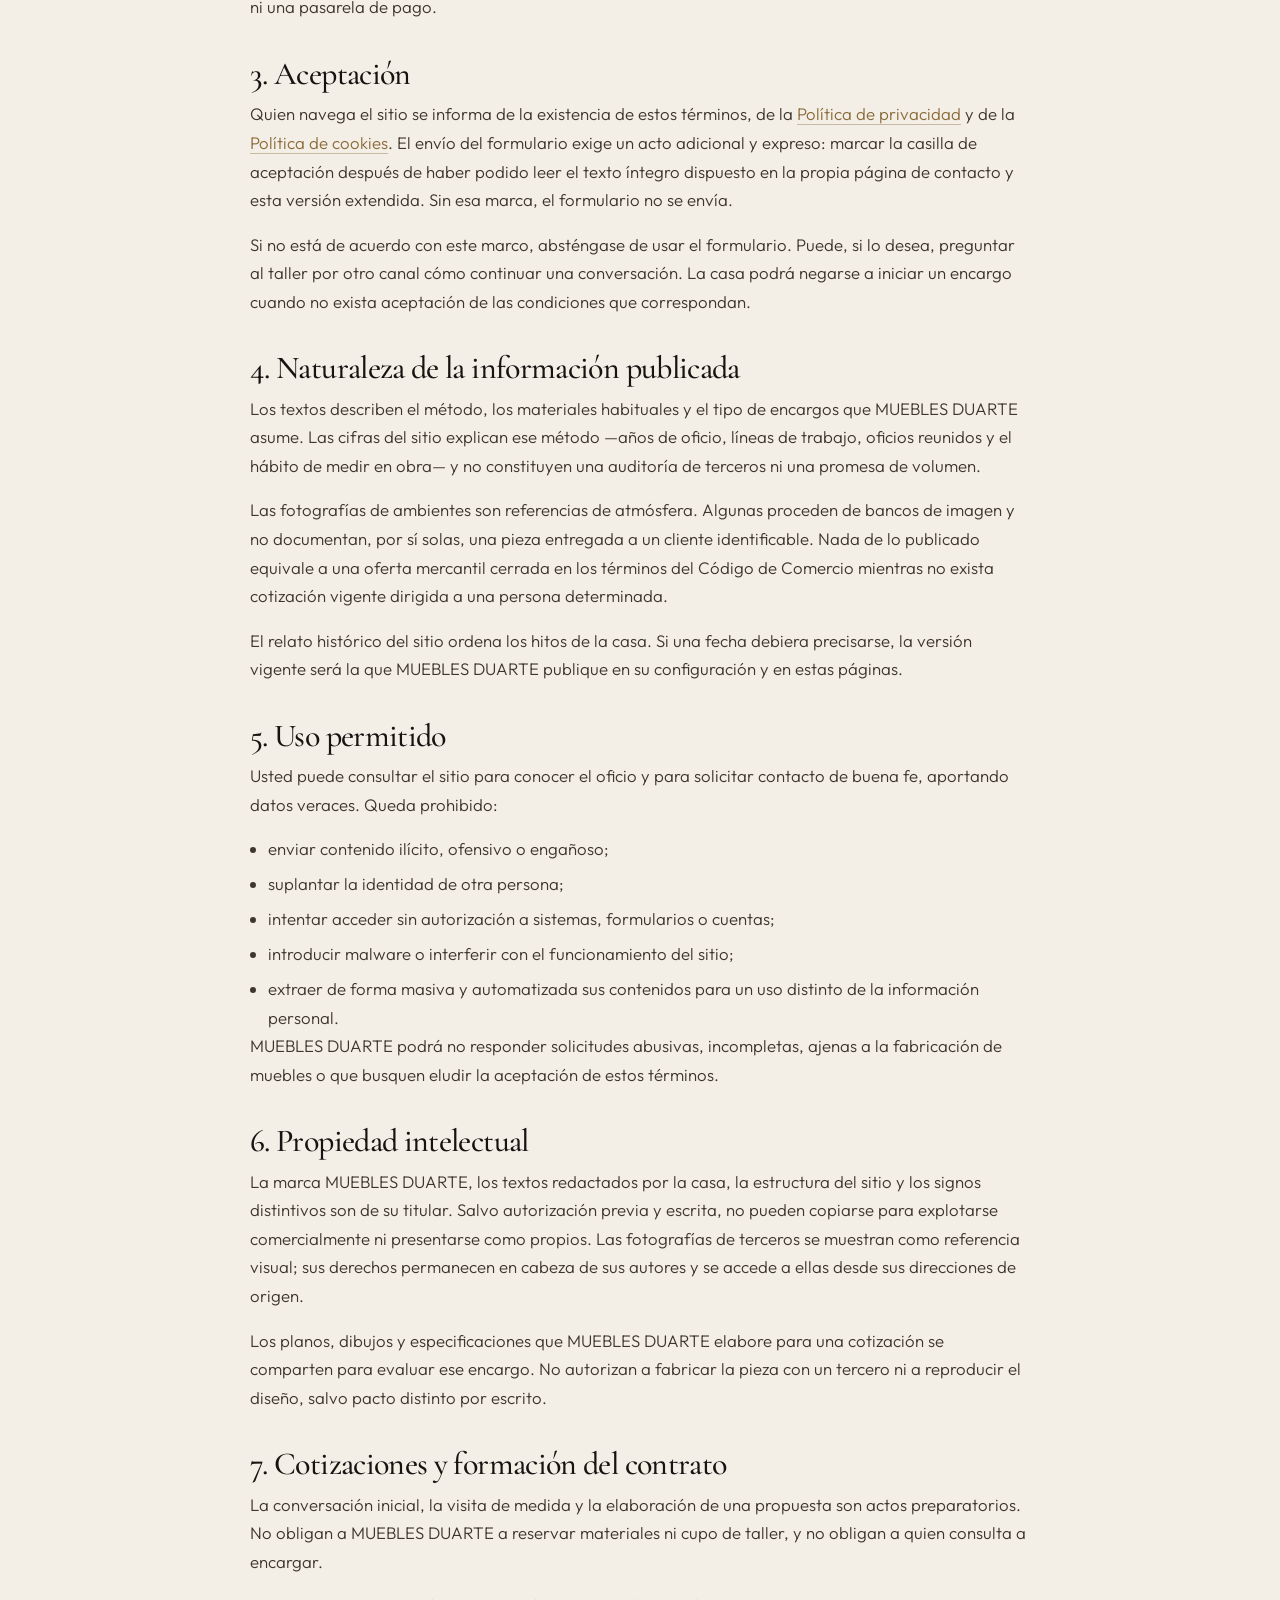
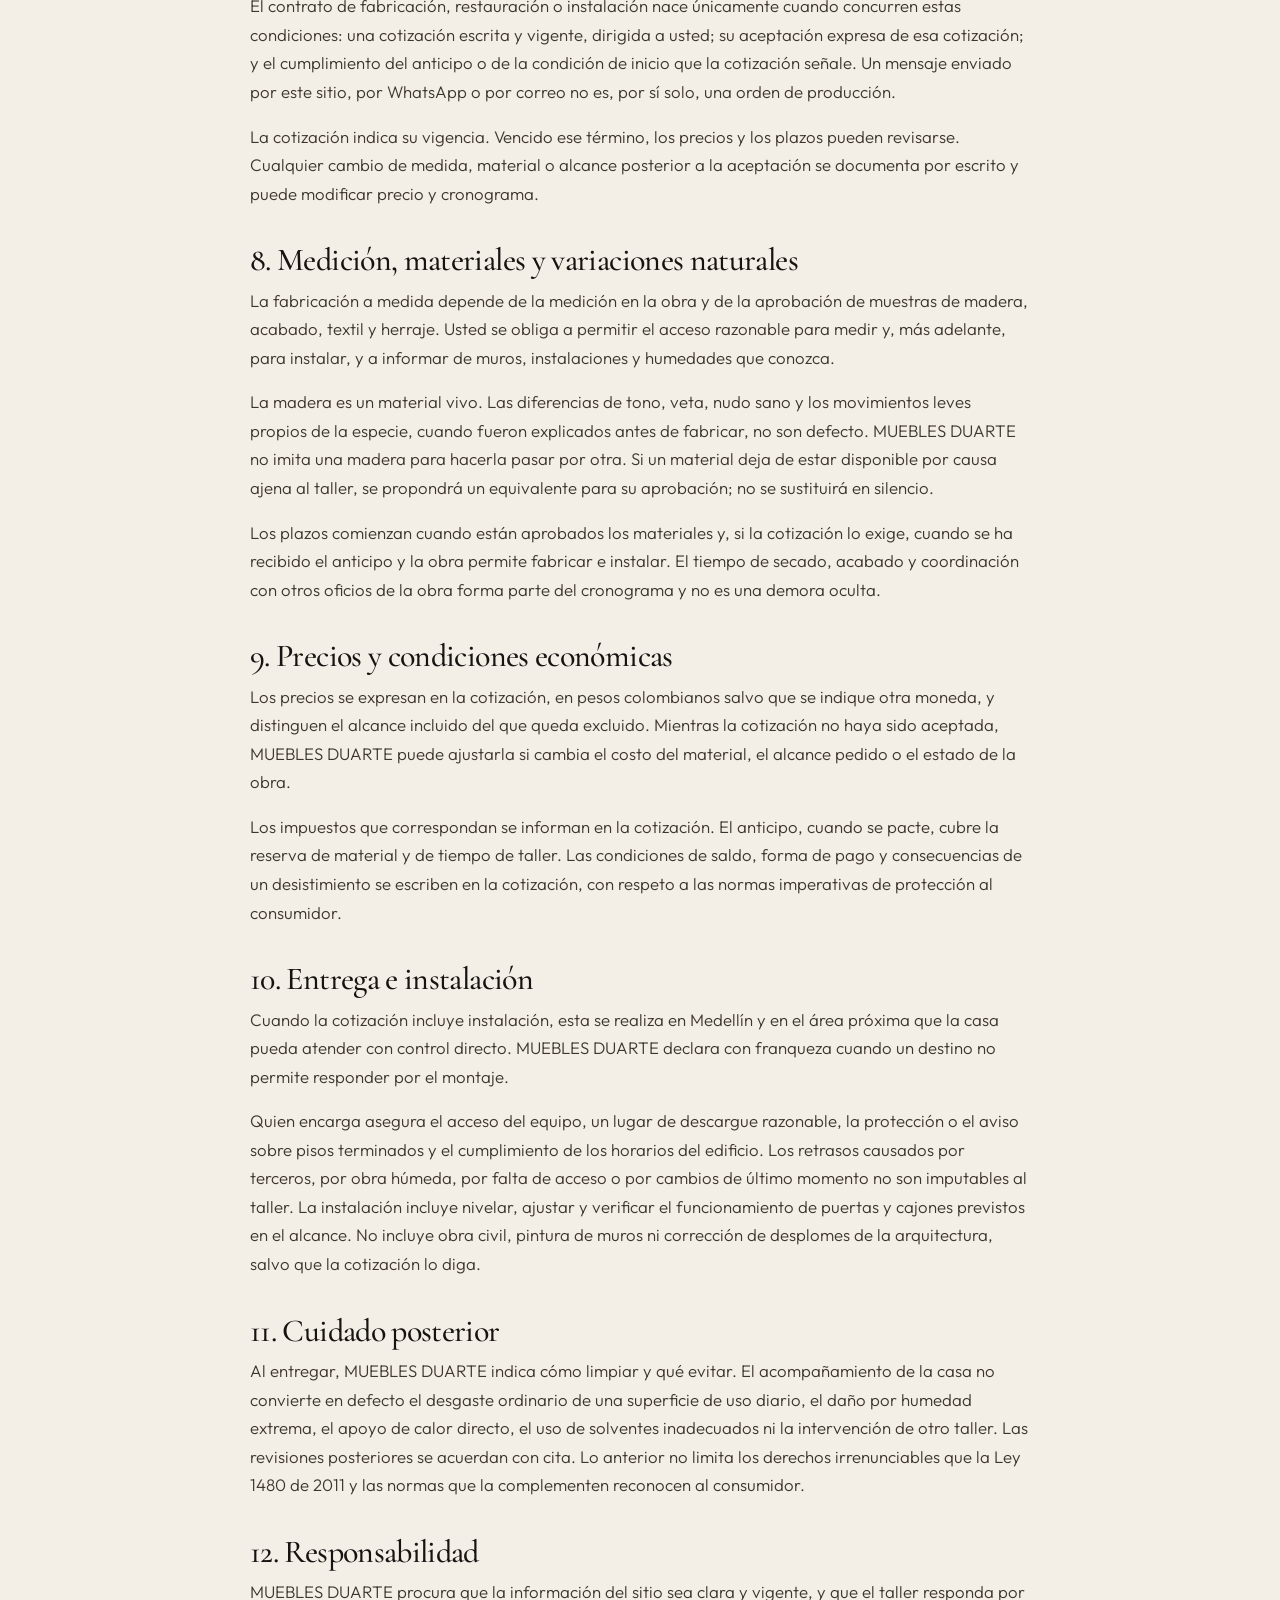
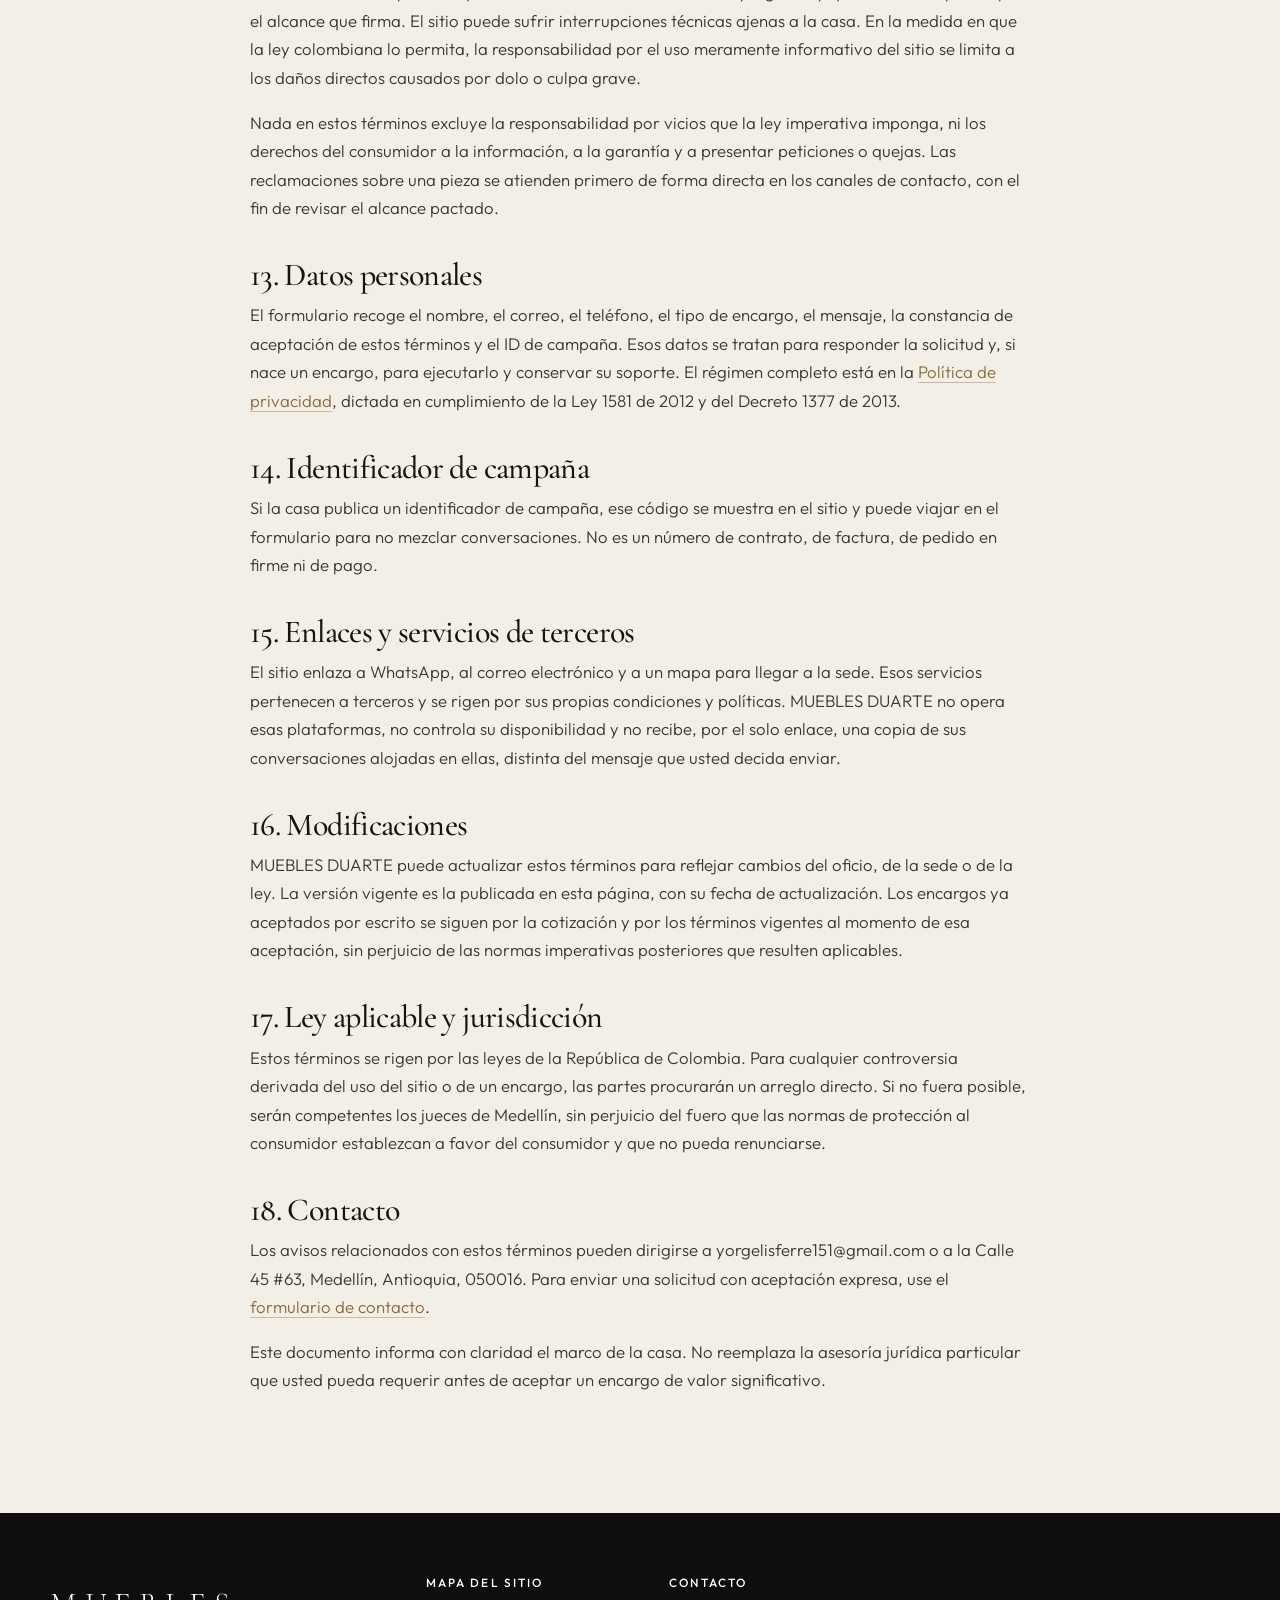
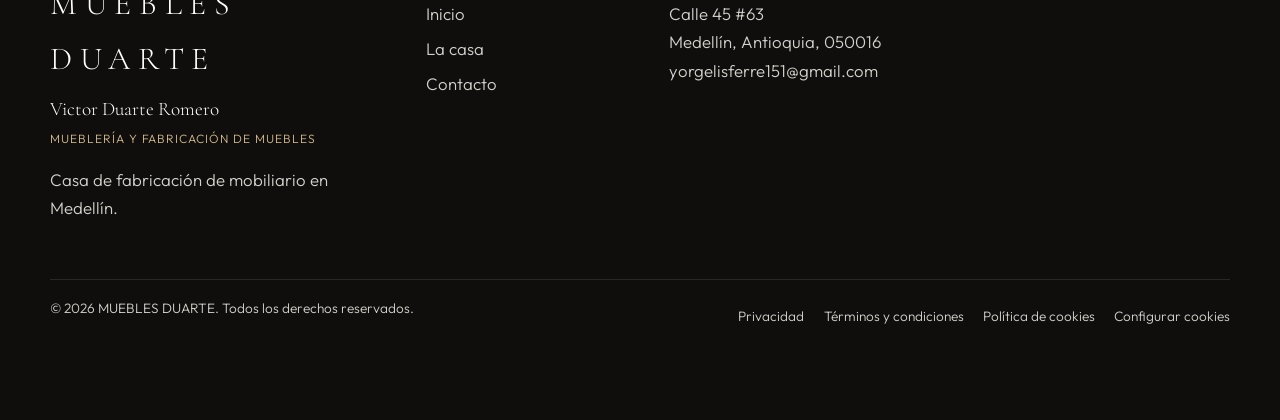
<file: terminos.html>
<!DOCTYPE html>
<html lang="es">
<head>
  <meta charset="utf-8">
  <meta name="viewport" content="width=device-width, initial-scale=1">
  <title>Términos y condiciones | MUEBLES DUARTE</title>
  <meta name="description" content="Términos y condiciones de uso del sitio y de las solicitudes de encargo de MUEBLES DUARTE, mueblería y fabricación de muebles en Medellín.">
  <meta name="theme-color" content="#100e0c">
  <link rel="icon" href="favicon.svg" type="image/svg+xml">
  <link rel="preconnect" href="https://fonts.googleapis.com">
  <link rel="preconnect" href="https://fonts.gstatic.com" crossorigin>
  <link href="https://fonts.googleapis.com/css2?family=Cormorant+Garamond:ital,wght@0,500;0,600;1,500;1,600&family=Outfit:wght@300;400;500;600&display=swap" rel="stylesheet">
  <link rel="stylesheet" href="css/styles.css">
  <script>
    document.documentElement.classList.add("js");
    if (location.search.indexOf("embed=1") !== -1) document.documentElement.classList.add("is-embed");
    try { if (localStorage.getItem("pineda_cookie_consent")) document.documentElement.classList.add("cookies-set"); } catch (e) {}
  </script>
</head>
<body data-page="legal">
  <a class="skip" href="#contenido">Saltar al contenido</a>
  <div class="preloader" id="preloader" aria-hidden="true"><div><p class="preloader-kicker">Casa de mobiliario</p><p class="preloader-name">MUEBLES DUARTE</p><span class="preloader-line"></span></div></div>
  <header class="site-header">
    <div class="header-bar">
      <a class="brand" href="index.html"><span class="brand-mark" aria-hidden="true"><svg viewBox="0 0 36 36" width="34" height="34"><rect x="1" y="1" width="34" height="34" fill="none" stroke="currentColor"/><text x="18" y="25" text-anchor="middle" font-family="Georgia, Times, serif" font-size="20" fill="currentColor">D</text></svg></span><span class="brand-text"><span class="brand-name" data-bind="nombre">MUEBLES DUARTE</span><span class="brand-sub">Casa de mobiliario</span></span></a>
      <nav class="nav" id="site-nav" aria-label="Principal">
        <a href="index.html" data-nav="inicio">Inicio</a>
        <a href="index.html#casa">La casa</a>
        <a href="index.html#oficio">Oficio</a>
        <a href="index.html#historia">Historia</a>
        <a href="index.html#galeria">Galería</a>
        <a href="contacto.html" data-nav="contacto">Contacto</a>
        <a class="btn btn-gold menu-cta" href="contacto.html">Solicitar cita</a>
      </nav>
      <div class="header-actions">
        <a class="btn btn-gold btn-sm header-cta" href="contacto.html">Solicitar cita</a>
        <button class="nav-toggle" type="button" aria-expanded="false" aria-controls="site-nav" aria-label="Abrir menú"><span></span><span></span></button>
      </div>
    </div>
  </header>
  <main id="contenido">
    <header class="page-hero">
      <div class="page-hero-bg" style="background-image:url('https://images.unsplash.com/photo-1504148455328-c376907d081c?auto=format&fit=crop&w=2000&q=80')"></div>
      <div class="page-hero-overlay"></div>
      <div class="container page-hero-content">
        <p class="eyebrow light">Documento legal</p>
        <h1>Términos y condiciones</h1>
        <p>El marco con el que se usa este sitio y con el que una solicitud se convierte, solo más adelante y por escrito, en un encargo de fabricación.</p>
      </div>
    </header>
    <article class="section legal">
      <div class="container legal-prose">
        <p class="updated">Última actualización: 1 de octubre de 2026. Esta página es la versión extendida del texto que debe leerse antes de enviar el formulario de contacto.</p>
        <nav class="toc" aria-label="Contenido de los términos">
          <a href="#t1">1. Identificación</a>
          <a href="#t2">2. Objeto</a>
          <a href="#t3">3. Aceptación</a>
          <a href="#t4">4. Información del sitio</a>
          <a href="#t5">5. Uso permitido</a>
          <a href="#t6">6. Propiedad intelectual</a>
          <a href="#t7">7. Cotización y contrato</a>
          <a href="#t8">8. Medida y materiales</a>
          <a href="#t9">9. Precios</a>
          <a href="#t10">10. Entrega e instalación</a>
          <a href="#t11">11. Cuidado posterior</a>
          <a href="#t12">12. Responsabilidad</a>
          <a href="#t13">13. Datos personales</a>
          <a href="#t14">14. ID de campaña</a>
          <a href="#t15">15. Terceros</a>
          <a href="#t16">16. Cambios</a>
          <a href="#t17">17. Ley aplicable</a>
          <a href="#t18">18. Contacto</a>
        </nav>

        <h2 id="t1">1. Identificación del responsable</h2>
        <p><span data-bind="nombre">MUEBLES DUARTE</span> es una casa dedicada a la <span data-bind="rubro">mueblería y fabricación de muebles</span>. Quien responde por ella es <span data-bind="responsable">Victor Duarte Romero</span>. El taller y el domicilio de contacto se encuentran en <span data-bind="direccionCompleta">Calle 45 #63, Medellín, Antioquia, 050016</span>. El correo de contacto es <a data-bind-href="emailHref" href="mailto:yorgelisferre151@gmail.com"><span data-bind="email">yorgelisferre151@gmail.com</span></a>. El horario de atención publicado es <span data-bind="horario">lunes a viernes de 8:00 a 17:30 y sábados de 9:00 a 13:00</span>.</p>

        <h2 id="t2">2. Objeto</h2>
        <p>Estos términos regulan el acceso, la navegación y el uso del sitio web de MUEBLES DUARTE, así como las solicitudes de información, visita, asesoría o cotización que se formulen a través del formulario, del correo o de los enlaces de contacto. La fabricación, restauración o instalación de una pieza se gobierna, además, por la cotización aceptada por escrito y por las condiciones particulares que allí se pacten. En caso de contradicción entre un texto publicitario del sitio y una cotización aceptada, prevalece la cotización para ese encargo.</p>
        <p>El sitio tiene carácter informativo y de presentación del oficio. No es una tienda de inventario inmediato ni una pasarela de pago.</p>

        <h2 id="t3">3. Aceptación</h2>
        <p>Quien navega el sitio se informa de la existencia de estos términos, de la <a href="privacidad.html">Política de privacidad</a> y de la <a href="cookies.html">Política de cookies</a>. El envío del formulario exige un acto adicional y expreso: marcar la casilla de aceptación después de haber podido leer el texto íntegro dispuesto en la propia página de contacto y esta versión extendida. Sin esa marca, el formulario no se envía.</p>
        <p>Si no está de acuerdo con este marco, absténgase de usar el formulario. Puede, si lo desea, preguntar al taller por otro canal cómo continuar una conversación. La casa podrá negarse a iniciar un encargo cuando no exista aceptación de las condiciones que correspondan.</p>

        <h2 id="t4">4. Naturaleza de la información publicada</h2>
        <p>Los textos describen el método, los materiales habituales y el tipo de encargos que MUEBLES DUARTE asume. Las cifras del sitio explican ese método —años de oficio, líneas de trabajo, oficios reunidos y el hábito de medir en obra— y no constituyen una auditoría de terceros ni una promesa de volumen.</p>
        <p>Las fotografías de ambientes son referencias de atmósfera. Algunas proceden de bancos de imagen y no documentan, por sí solas, una pieza entregada a un cliente identificable. Nada de lo publicado equivale a una oferta mercantil cerrada en los términos del Código de Comercio mientras no exista cotización vigente dirigida a una persona determinada.</p>
        <p>El relato histórico del sitio ordena los hitos de la casa. Si una fecha debiera precisarse, la versión vigente será la que MUEBLES DUARTE publique en su configuración y en estas páginas.</p>

        <h2 id="t5">5. Uso permitido</h2>
        <p>Usted puede consultar el sitio para conocer el oficio y para solicitar contacto de buena fe, aportando datos veraces. Queda prohibido:</p>
        <ul>
          <li>enviar contenido ilícito, ofensivo o engañoso;</li>
          <li>suplantar la identidad de otra persona;</li>
          <li>intentar acceder sin autorización a sistemas, formularios o cuentas;</li>
          <li>introducir malware o interferir con el funcionamiento del sitio;</li>
          <li>extraer de forma masiva y automatizada sus contenidos para un uso distinto de la información personal.</li>
        </ul>
        <p>MUEBLES DUARTE podrá no responder solicitudes abusivas, incompletas, ajenas a la fabricación de muebles o que busquen eludir la aceptación de estos términos.</p>

        <h2 id="t6">6. Propiedad intelectual</h2>
        <p>La marca MUEBLES DUARTE, los textos redactados por la casa, la estructura del sitio y los signos distintivos son de su titular. Salvo autorización previa y escrita, no pueden copiarse para explotarse comercialmente ni presentarse como propios. Las fotografías de terceros se muestran como referencia visual; sus derechos permanecen en cabeza de sus autores y se accede a ellas desde sus direcciones de origen.</p>
        <p>Los planos, dibujos y especificaciones que MUEBLES DUARTE elabore para una cotización se comparten para evaluar ese encargo. No autorizan a fabricar la pieza con un tercero ni a reproducir el diseño, salvo pacto distinto por escrito.</p>

        <h2 id="t7">7. Cotizaciones y formación del contrato</h2>
        <p>La conversación inicial, la visita de medida y la elaboración de una propuesta son actos preparatorios. No obligan a MUEBLES DUARTE a reservar materiales ni cupo de taller, y no obligan a quien consulta a encargar.</p>
        <p>El contrato de fabricación, restauración o instalación nace únicamente cuando concurren estas condiciones: una cotización escrita y vigente, dirigida a usted; su aceptación expresa de esa cotización; y el cumplimiento del anticipo o de la condición de inicio que la cotización señale. Un mensaje enviado por este sitio, por WhatsApp o por correo no es, por sí solo, una orden de producción.</p>
        <p>La cotización indica su vigencia. Vencido ese término, los precios y los plazos pueden revisarse. Cualquier cambio de medida, material o alcance posterior a la aceptación se documenta por escrito y puede modificar precio y cronograma.</p>

        <h2 id="t8">8. Medición, materiales y variaciones naturales</h2>
        <p>La fabricación a medida depende de la medición en la obra y de la aprobación de muestras de madera, acabado, textil y herraje. Usted se obliga a permitir el acceso razonable para medir y, más adelante, para instalar, y a informar de muros, instalaciones y humedades que conozca.</p>
        <p>La madera es un material vivo. Las diferencias de tono, veta, nudo sano y los movimientos leves propios de la especie, cuando fueron explicados antes de fabricar, no son defecto. MUEBLES DUARTE no imita una madera para hacerla pasar por otra. Si un material deja de estar disponible por causa ajena al taller, se propondrá un equivalente para su aprobación; no se sustituirá en silencio.</p>
        <p>Los plazos comienzan cuando están aprobados los materiales y, si la cotización lo exige, cuando se ha recibido el anticipo y la obra permite fabricar e instalar. El tiempo de secado, acabado y coordinación con otros oficios de la obra forma parte del cronograma y no es una demora oculta.</p>

        <h2 id="t9">9. Precios y condiciones económicas</h2>
        <p>Los precios se expresan en la cotización, en pesos colombianos salvo que se indique otra moneda, y distinguen el alcance incluido del que queda excluido. Mientras la cotización no haya sido aceptada, MUEBLES DUARTE puede ajustarla si cambia el costo del material, el alcance pedido o el estado de la obra.</p>
        <p>Los impuestos que correspondan se informan en la cotización. El anticipo, cuando se pacte, cubre la reserva de material y de tiempo de taller. Las condiciones de saldo, forma de pago y consecuencias de un desistimiento se escriben en la cotización, con respeto a las normas imperativas de protección al consumidor.</p>

        <h2 id="t10">10. Entrega e instalación</h2>
        <p>Cuando la cotización incluye instalación, esta se realiza en Medellín y en el área próxima que la casa pueda atender con control directo. MUEBLES DUARTE declara con franqueza cuando un destino no permite responder por el montaje.</p>
        <p>Quien encarga asegura el acceso del equipo, un lugar de descargue razonable, la protección o el aviso sobre pisos terminados y el cumplimiento de los horarios del edificio. Los retrasos causados por terceros, por obra húmeda, por falta de acceso o por cambios de último momento no son imputables al taller. La instalación incluye nivelar, ajustar y verificar el funcionamiento de puertas y cajones previstos en el alcance. No incluye obra civil, pintura de muros ni corrección de desplomes de la arquitectura, salvo que la cotización lo diga.</p>

        <h2 id="t11">11. Cuidado posterior</h2>
        <p>Al entregar, MUEBLES DUARTE indica cómo limpiar y qué evitar. El acompañamiento de la casa no convierte en defecto el desgaste ordinario de una superficie de uso diario, el daño por humedad extrema, el apoyo de calor directo, el uso de solventes inadecuados ni la intervención de otro taller. Las revisiones posteriores se acuerdan con cita. Lo anterior no limita los derechos irrenunciables que la Ley 1480 de 2011 y las normas que la complementen reconocen al consumidor.</p>

        <h2 id="t12">12. Responsabilidad</h2>
        <p>MUEBLES DUARTE procura que la información del sitio sea clara y vigente, y que el taller responda por el alcance que firma. El sitio puede sufrir interrupciones técnicas ajenas a la casa. En la medida en que la ley colombiana lo permita, la responsabilidad por el uso meramente informativo del sitio se limita a los daños directos causados por dolo o culpa grave.</p>
        <p>Nada en estos términos excluye la responsabilidad por vicios que la ley imperativa imponga, ni los derechos del consumidor a la información, a la garantía y a presentar peticiones o quejas. Las reclamaciones sobre una pieza se atienden primero de forma directa en los canales de contacto, con el fin de revisar el alcance pactado.</p>

        <h2 id="t13">13. Datos personales</h2>
        <p>El formulario recoge el nombre, el correo, el teléfono, el tipo de encargo, el mensaje, la constancia de aceptación de estos términos y el ID de campaña. Esos datos se tratan para responder la solicitud y, si nace un encargo, para ejecutarlo y conservar su soporte. El régimen completo está en la <a href="privacidad.html">Política de privacidad</a>, dictada en cumplimiento de la Ley 1581 de 2012 y del Decreto 1377 de 2013.</p>

        <h2 id="t14">14. Identificador de campaña</h2>
        <p>Si la casa publica un identificador de campaña, ese código se muestra en el sitio y puede viajar en el formulario para no mezclar conversaciones. No es un número de contrato, de factura, de pedido en firme ni de pago.</p>

        <h2 id="t15">15. Enlaces y servicios de terceros</h2>
        <p>El sitio enlaza a WhatsApp, al correo electrónico y a un mapa para llegar a la sede. Esos servicios pertenecen a terceros y se rigen por sus propias condiciones y políticas. MUEBLES DUARTE no opera esas plataformas, no controla su disponibilidad y no recibe, por el solo enlace, una copia de sus conversaciones alojadas en ellas, distinta del mensaje que usted decida enviar.</p>

        <h2 id="t16">16. Modificaciones</h2>
        <p>MUEBLES DUARTE puede actualizar estos términos para reflejar cambios del oficio, de la sede o de la ley. La versión vigente es la publicada en esta página, con su fecha de actualización. Los encargos ya aceptados por escrito se siguen por la cotización y por los términos vigentes al momento de esa aceptación, sin perjuicio de las normas imperativas posteriores que resulten aplicables.</p>

        <h2 id="t17">17. Ley aplicable y jurisdicción</h2>
        <p>Estos términos se rigen por las leyes de la República de Colombia. Para cualquier controversia derivada del uso del sitio o de un encargo, las partes procurarán un arreglo directo. Si no fuera posible, serán competentes los jueces de Medellín, sin perjuicio del fuero que las normas de protección al consumidor establezcan a favor del consumidor y que no pueda renunciarse.</p>

        <h2 id="t18">18. Contacto</h2>
        <p>Los avisos relacionados con estos términos pueden dirigirse a <span data-bind="email">yorgelisferre151@gmail.com</span> o a la <span data-bind="direccionCompleta">Calle 45 #63, Medellín, Antioquia, 050016</span>. Para enviar una solicitud con aceptación expresa, use el <a href="contacto.html">formulario de contacto</a>.</p>
        <p>Este documento informa con claridad el marco de la casa. No reemplaza la asesoría jurídica particular que usted pueda requerir antes de aceptar un encargo de valor significativo.</p>
      </div>
    </article>
  </main>
  <footer class="site-footer">
    <div class="container footer-grid">
      <div><p class="footer-name" data-bind="nombre">MUEBLES DUARTE</p><p class="footer-person" data-bind="responsable">Victor Duarte Romero</p><p class="footer-rubro" data-bind="rubro">Mueblería y fabricación de muebles</p><p>Casa de fabricación de mobiliario en Medellín.</p></div>
      <div><h2>Mapa del sitio</h2><ul class="footer-links"><li><a href="index.html">Inicio</a></li><li><a href="index.html#casa">La casa</a></li><li><a href="contacto.html">Contacto</a></li></ul></div>
      <div><h2>Contacto</h2><address><span data-bind="direccion">Calle 45 #63</span><br><span data-bind="ciudad">Medellín, Antioquia, 050016</span></address><p><a data-bind-href="emailHref" href="mailto:yorgelisferre151@gmail.com"><span data-bind="email">yorgelisferre151@gmail.com</span></a></p><p><a data-bind-href="celularHref" href="#"><span data-bind="celular"></span></a></p></div>
      <div class="footer-campaign"><h2>Campaña</h2><p class="campana-label">ID de campaña</p><p class="campana-value" data-bind="campanaId"></p></div>
    </div>
    <div class="container footer-bottom">
      <p>© <span data-year>2026</span> <span data-bind="nombre">MUEBLES DUARTE</span>. Todos los derechos reservados.</p>
      <nav aria-label="Legal"><a href="privacidad.html">Privacidad</a><a href="terminos.html">Términos y condiciones</a><a href="cookies.html">Política de cookies</a><button type="button" data-cookie-open>Configurar cookies</button></nav>
    </div>
  </footer>
  <a class="wa-float" data-bind-href="whatsappHref" href="#" target="_blank" rel="noopener noreferrer" aria-label="Escribir por WhatsApp a MUEBLES DUARTE"><svg viewBox="0 0 24 24" width="18" height="18" aria-hidden="true" fill="currentColor"><path d="M20.5 3.5A11 11 0 0 0 2.1 17.8L1 23l5.3-1.1A11 11 0 0 0 20.5 3.5zm-8.5 17a9.1 9.1 0 0 1-4.6-1.3l-.3-.2-3.2.7.7-3.1-.2-.3A9.1 9.1 0 1 1 12 20.5zm5-6.8c-.3-.1-1.6-.8-1.8-.9s-.4-.1-.6.1-.7.9-.8 1-.3.2-.6.1a7.4 7.4 0 0 1-2.2-1.4 8.2 8.2 0 0 1-1.5-1.9c-.2-.3 0-.4.1-.6l.4-.4.2-.3a.5.5 0 0 0 0-.5c-.1-.1-.6-1.4-.8-1.9s-.4-.4-.6-.4h-.5a1 1 0 0 0-.7.3 2.9 2.9 0 0 0-.9 2.2 5 5 0 0 0 1.1 2.7 11.4 11.4 0 0 0 4.4 3.9c.6.3 1 .4 1.5.5a3.6 3.6 0 0 0 1.6.1 2.7 2.7 0 0 0 1.8-1.2 2.2 2.2 0 0 0 .2-1.2c-.1-.2-.3-.2-.6-.4z"/></svg><span>WhatsApp</span></a>
  <button class="to-top" type="button" aria-label="Volver arriba">↑</button>
  <div class="cookie-banner" role="dialog" aria-labelledby="cookie-title"><p class="eyebrow">Privacidad</p><h2 id="cookie-title">Cookies de esta casa</h2><p>Usamos una cookie necesaria para recordar su decisión. Las categorías opcionales permanecen inactivas salvo que usted las autorice.</p><p><a href="cookies.html">Leer la política de cookies</a></p><div class="cookie-actions"><button class="btn btn-gold btn-sm" type="button" data-cookie-accept>Aceptar</button><button class="btn btn-dark btn-sm" type="button" data-cookie-reject>Rechazar</button><button class="btn btn-line" type="button" data-cookie-config>Configurar</button></div></div>
  <div class="modal cookie-modal" hidden><div class="modal-backdrop"></div><div class="modal-card" role="dialog" aria-modal="true" aria-labelledby="cookie-modal-title"><div class="modal-head"><h2 id="cookie-modal-title">Configurar cookies</h2><button class="modal-close" type="button" aria-label="Cerrar">×</button></div><p>La cookie necesaria guarda su elección. Hoy el sitio no carga medidores de terceros.</p><ul class="cookie-options"><li><div><strong>Necesarias</strong><p>Siempre activas.</p></div><input type="checkbox" checked disabled aria-label="Cookies necesarias, siempre activas"></li><li><div><strong>Preferencias</strong><p>Ajustes futuros de visualización.</p></div><input id="ck-pref" type="checkbox" aria-label="Permitir cookies de preferencias"></li><li><div><strong>Analítica</strong><p>Medición agregada, no instalada.</p></div><input id="ck-ana" type="checkbox" aria-label="Permitir cookies de analítica"></li><li><div><strong>Marketing</strong><p>Inactivas sin aceptación.</p></div><input id="ck-mkt" type="checkbox" aria-label="Permitir cookies de marketing"></li></ul><div class="modal-actions"><button class="btn btn-dark btn-sm" type="button" data-cookie-reject>Rechazar opcionales</button><button class="btn btn-line" type="button" data-cookie-save>Guardar selección</button><button class="btn btn-gold btn-sm" type="button" data-cookie-accept>Aceptar todas</button></div></div></div>
  <script src="js/config.js"></script>
  <script src="js/main.js"></script>
</body>
</html>
</file>
<file: css/styles.css>
/* PINEDA — sistema visual de la casa */

:root {
  --bg: #f3eee6;
  --bg-2: #e8e0d2;
  --paper: #fbf8f3;
  --ink: #161310;
  --ink-soft: #3d362f;
  --muted: #72685d;
  --line: rgba(22, 19, 16, 0.12);
  --line-strong: rgba(22, 19, 16, 0.28);
  --gold: #b08d57;
  --gold-2: #d4bc8e;
  --gold-deep: #8a6a38;
  --dark: #100e0c;
  --dark-2: #1b1815;
  --white: #fffcf8;
  --danger: #8c3a32;
  --serif: "Cormorant Garamond", Palatino, "Palatino Linotype", serif;
  --sans: "Outfit", "Segoe UI", sans-serif;
  --header: 88px;
  --shadow: 0 24px 70px rgba(16, 12, 8, 0.18);
}

*,
*::before,
*::after { box-sizing: border-box; }

html { scroll-behavior: smooth; }

body {
  margin: 0;
  background: var(--bg);
  color: var(--ink);
  font-family: var(--sans);
  font-weight: 300;
  font-size: 1.05rem;
  line-height: 1.7;
  text-rendering: optimizeLegibility;
}

body.no-scroll { overflow: hidden; }

img { max-width: 100%; display: block; }

button, input, textarea, select { font: inherit; color: inherit; }

button { cursor: pointer; }

a { color: inherit; text-decoration: none; }

h1, h2, h3, h4 {
  font-family: var(--serif);
  font-weight: 500;
  letter-spacing: -0.02em;
  line-height: 1.08;
  margin: 0 0 0.6rem;
}

p { margin: 0 0 1rem; }

ul { margin: 0; padding: 0; }

address { font-style: normal; }

::selection { background: var(--gold); color: #1a140c; }

:focus-visible {
  outline: 2px solid var(--gold);
  outline-offset: 3px;
}

[hidden] { display: none !important; }

.skip {
  position: absolute;
  left: -999px;
  top: 0;
  z-index: 120;
  background: var(--gold);
  color: #1a140c;
  padding: 0.7rem 1rem;
}

.skip:focus { left: 1rem; top: 1rem; }

.container { width: min(1180px, calc(100% - 3rem)); margin-inline: auto; }
.container-wide { width: min(1380px, calc(100% - 2rem)); margin-inline: auto; }

.eyebrow {
  display: flex;
  align-items: center;
  gap: 0.75rem;
  margin: 0 0 1rem;
  font-size: 0.74rem;
  font-weight: 500;
  letter-spacing: 0.22em;
  text-transform: uppercase;
  color: var(--gold-deep);
}

.eyebrow.light { color: var(--gold-2); }

.section { padding: clamp(4.5rem, 8vw, 7.5rem) 0; }

.section-head { max-width: 740px; margin-bottom: 2.8rem; }

.section-head h2,
.panel h2,
.cta-copy h2,
.vision-copy h2 {
  font-size: clamp(2.4rem, 4.6vw, 4.3rem);
}

.lede {
  font-size: 1.15rem;
  color: var(--ink-soft);
}

.prose p,
.rich-bind {
  color: var(--ink-soft);
  font-size: 1.05rem;
}

.rich-bind { white-space: pre-line; }

html.js .reveal {
  opacity: 0;
  transform: translateY(28px);
  transition: opacity 0.8s ease, transform 0.8s ease;
  transition-delay: var(--d, 0ms);
}

html.js .reveal.is-in { opacity: 1; transform: none; }

.btn {
  --btn-bg: transparent;
  --btn-color: inherit;
  --btn-border: transparent;
  display: inline-flex;
  align-items: center;
  justify-content: center;
  gap: 0.7rem;
  min-height: 52px;
  padding: 0 1.35rem;
  border: 1px solid var(--btn-border);
  background: var(--btn-bg);
  color: var(--btn-color);
  font-size: 0.74rem;
  font-weight: 500;
  letter-spacing: 0.16em;
  text-transform: uppercase;
  transition: background 0.3s, color 0.3s, border-color 0.3s, transform 0.3s, box-shadow 0.3s;
}

.btn:hover { transform: translateY(-2px); }

.btn-sm { min-height: 44px; padding: 0 1rem; }

.btn-gold {
  --btn-bg: var(--gold);
  --btn-color: #1a140c;
  --btn-border: var(--gold);
}

.btn-gold:hover {
  --btn-bg: var(--gold-2);
  box-shadow: 0 12px 30px rgba(176, 141, 87, 0.28);
}

.btn-ghost {
  --btn-color: #fff;
  --btn-border: rgba(255, 255, 255, 0.55);
}

.btn-ghost:hover { --btn-bg: #fff; --btn-color: var(--ink); }

.btn-dark {
  --btn-bg: var(--dark);
  --btn-color: #fff;
  --btn-border: var(--dark);
}

.btn-dark:hover { --btn-bg: #2a241d; --btn-border: #2a241d; }

.btn-line {
  --btn-color: inherit;
  min-height: auto;
  padding: 0.4rem 0;
  letter-spacing: 0.14em;
}

.btn-line::after { content: "→"; transition: transform 0.3s; }
.btn-line:hover::after { transform: translateX(5px); }

.btn-row { display: flex; flex-wrap: wrap; gap: 0.8rem 1.2rem; align-items: center; margin-top: 1.6rem; }

.zoom-media { overflow: hidden; background: var(--dark-2); }
.zoom-media img { width: 100%; height: 100%; object-fit: cover; transition: transform 1s ease; }
.zoom-media:hover img { transform: scale(1.06); }

/* Preloader */

.preloader {
  position: fixed;
  inset: 0;
  z-index: 100;
  display: grid;
  place-items: center;
  background: var(--dark);
  color: var(--white);
  transition: opacity 0.6s ease, visibility 0.6s ease;
}

.preloader.is-done { opacity: 0; visibility: hidden; pointer-events: none; }

.preloader-kicker {
  margin: 0 0 0.4rem;
  text-align: center;
  letter-spacing: 0.28em;
  text-transform: uppercase;
  font-size: 0.68rem;
  color: var(--gold-2);
}

.preloader-name {
  margin: 0;
  font-family: var(--serif);
  font-size: clamp(2.4rem, 6vw, 3.6rem);
  letter-spacing: 0.32em;
  font-weight: 500;
}

.preloader-line {
  display: block;
  width: 140px;
  height: 1px;
  margin: 1.1rem auto 0;
  background: rgba(255, 255, 255, 0.18);
  position: relative;
  overflow: hidden;
}

.preloader-line::after {
  content: "";
  position: absolute;
  inset: 0 auto 0 0;
  width: 40%;
  background: var(--gold);
  animation: load 1.1s ease infinite;
}

@keyframes load {
  from { transform: translateX(-120%); }
  to { transform: translateX(320%); }
}

/* Header */

.site-header {
  position: fixed;
  inset: 0 0 auto 0;
  z-index: 50;
  color: #fff;
  background: rgba(16, 14, 12, 0.92);
  transition: background 0.35s ease, box-shadow 0.35s ease;
}

.site-header.is-scrolled {
  background: rgba(16, 14, 12, 0.97);
  box-shadow: 0 10px 40px rgba(0, 0, 0, 0.25);
}

.header-bar {
  width: min(1380px, calc(100% - 2rem));
  margin: 0 auto;
  min-height: var(--header);
  display: flex;
  align-items: center;
  gap: 1.5rem;
}

.brand { display: flex; align-items: center; gap: 0.8rem; color: #fff; }
.brand-mark { color: var(--gold-2); display: grid; }
.brand-name {
  display: block;
  font-family: var(--serif);
  letter-spacing: 0.28em;
  font-size: 1.35rem;
  line-height: 1;
}
.brand-sub {
  display: block;
  margin-top: 0.25rem;
  font-size: 0.62rem;
  letter-spacing: 0.18em;
  text-transform: uppercase;
  color: rgba(255, 255, 255, 0.72);
}

.nav { display: flex; align-items: center; gap: 1.35rem; margin-left: auto; }
.nav a {
  font-size: 0.78rem;
  letter-spacing: 0.12em;
  text-transform: uppercase;
  color: rgba(255, 255, 255, 0.86);
  position: relative;
}
.nav a::after {
  content: "";
  position: absolute;
  left: 0;
  bottom: -0.35rem;
  width: 100%;
  height: 1px;
  background: var(--gold-2);
  transform: scaleX(0);
  transform-origin: left;
  transition: transform 0.3s ease;
}
.nav a:hover::after,
.nav a[aria-current="page"]::after { transform: scaleX(1); }

.menu-cta { display: none; }

.header-actions { display: flex; align-items: center; gap: 0.7rem; }

.nav-toggle {
  display: none;
  width: 46px;
  height: 46px;
  border: 1px solid rgba(255, 255, 255, 0.35);
  background: transparent;
  position: relative;
  z-index: 70;
}
.nav-toggle span {
  position: absolute;
  left: 12px;
  right: 12px;
  height: 1px;
  background: #fff;
  transition: transform 0.3s ease, top 0.3s ease, opacity 0.3s;
}
.nav-toggle span:first-child { top: 18px; }
.nav-toggle span:last-child { top: 26px; }
.nav-toggle[aria-expanded="true"] span:first-child { top: 22px; transform: rotate(40deg); }
.nav-toggle[aria-expanded="true"] span:last-child { top: 22px; transform: rotate(-40deg); }

/* Hero */

.hero {
  position: relative;
  min-height: 100vh;
  min-height: 100svh;
  display: flex;
  align-items: flex-end;
  color: #fff;
  overflow: hidden;
  background: var(--dark);
}

.hero-slides, .hero-overlay { position: absolute; inset: 0; }

.hero-slide {
  position: absolute;
  inset: 0;
  background-color: #1b1815;
  background-size: cover;
  background-position: center;
  opacity: 0;
  transform: scale(1.08);
  transition: opacity 1.1s ease;
}

.hero-slide.is-active {
  opacity: 1;
  animation: kenburns 18s ease-out forwards;
}

@keyframes kenburns {
  from { transform: scale(1.12); }
  to { transform: scale(1) translate3d(-1.5%, -1%, 0); }
}

.hero-overlay {
  background:
    linear-gradient(180deg, rgba(10, 8, 6, 0.45) 0%, rgba(10, 8, 6, 0.12) 38%, rgba(10, 8, 6, 0.72) 100%),
    linear-gradient(90deg, rgba(10, 8, 6, 0.5), transparent 62%);
}

.hero-layout {
  position: relative;
  z-index: 2;
  width: min(1180px, calc(100% - 3rem));
  margin: 0 auto 2.4rem;
}

.hero h1 {
  font-size: clamp(4.2rem, 12vw, 8.6rem);
  letter-spacing: 0.16em;
  font-weight: 500;
  line-height: 0.88;
  margin: 0 0 0.8rem;
}

.hero-slogan {
  max-width: 28rem;
  margin: 0 0 1.6rem;
  font-family: var(--serif);
  font-style: italic;
  font-size: clamp(1.35rem, 2vw, 1.8rem);
  font-weight: 500;
  line-height: 1.35;
  color: rgba(255, 252, 248, 0.92);
}

.hero-actions { display: flex; flex-wrap: wrap; gap: 0.7rem; }

.hero-bottom {
  margin-top: 2.4rem;
  display: flex;
  justify-content: space-between;
  gap: 1.5rem;
  align-items: flex-end;
  border-top: 1px solid rgba(255, 255, 255, 0.2);
  padding-top: 1rem;
}

.hero-meta {
  display: flex;
  flex-direction: column;
  gap: 0.2rem;
  margin: 0;
  font-size: 0.82rem;
  letter-spacing: 0.06em;
  color: rgba(255, 255, 255, 0.8);
}

.hero-ui { display: flex; align-items: center; gap: 0.7rem; }

.hero-arrow, .hero-dot, .icon-btn, .to-top {
  border: 1px solid rgba(255, 255, 255, 0.45);
  background: transparent;
  color: #fff;
}

.hero-arrow, .icon-btn {
  width: 42px;
  height: 42px;
}

.hero-dot {
  width: 9px;
  height: 9px;
  padding: 0;
  border-radius: 50%;
  border-color: rgba(255, 255, 255, 0.5);
}

.hero-dot.is-active { background: var(--gold-2); border-color: var(--gold-2); }

.hero-scroll {
  font-size: 0.7rem;
  letter-spacing: 0.18em;
  text-transform: uppercase;
  color: rgba(255, 255, 255, 0.75);
}

/* Marquee */

.marquee {
  overflow: hidden;
  background: var(--dark);
  color: rgba(255, 252, 248, 0.82);
  border-top: 1px solid rgba(212, 188, 142, 0.25);
  border-bottom: 1px solid rgba(212, 188, 142, 0.25);
}

.marquee-track {
  display: flex;
  width: max-content;
  animation: ticker 42s linear infinite;
}

.marquee:hover .marquee-track { animation-play-state: paused; }

.marquee-group {
  display: flex;
  align-items: center;
  gap: 1.6rem;
  padding: 0.95rem 0.8rem;
  font-size: 0.75rem;
  letter-spacing: 0.2em;
  text-transform: uppercase;
}

.dot {
  width: 6px;
  height: 6px;
  background: var(--gold);
  transform: rotate(45deg);
  flex: none;
}

@keyframes ticker { to { transform: translateX(-50%); } }

/* La casa */

.casa-grid {
  display: grid;
  grid-template-columns: 1.05fr 0.95fr;
  gap: clamp(2rem, 4vw, 4.5rem);
  align-items: start;
}

.casa-gallery { display: grid; gap: 1rem; }
.casa-img-a img { width: 100%; aspect-ratio: 4/5; object-fit: cover; }
.casa-img-b { margin-left: 18%; }
.casa-img-b img { width: 100%; aspect-ratio: 16/11; object-fit: cover; }

.casa-note {
  border: 1px solid var(--line-strong);
  background: var(--paper);
  padding: 1.2rem 1.3rem;
}

.casa-note p { margin: 0; }
.casa-note .kicker {
  color: var(--gold-deep);
  letter-spacing: 0.16em;
  text-transform: uppercase;
  font-size: 0.7rem;
  margin-bottom: 0.4rem;
}

.figcap {
  margin-top: 0.45rem;
  font-size: 0.75rem;
  letter-spacing: 0.08em;
  text-transform: uppercase;
  color: var(--muted);
}

/* Oficio */

.oficio {
  display: grid;
  grid-template-columns: 1fr 1fr;
  background: var(--dark);
  color: var(--white);
}

.oficio-visual { position: sticky; top: 0; height: 100vh; min-height: 640px; background: #1a1714; }
.oficio-visual img {
  position: absolute;
  inset: 0;
  width: 100%;
  height: 100%;
  object-fit: cover;
  opacity: 0;
  transition: opacity 0.6s ease, transform 1.4s ease;
}
.oficio-visual img.is-on { opacity: 1; }
.oficio-visual:hover img.is-on { transform: scale(1.05); }

.oficio-list { padding: clamp(4rem, 7vw, 6.5rem) clamp(1.4rem, 4vw, 4rem); }
.oficio-item {
  width: 100%;
  text-align: left;
  background: none;
  border: 0;
  border-bottom: 1px solid rgba(255, 255, 255, 0.14);
  color: inherit;
  padding: 1.15rem 0;
}
.oficio-kicker {
  display: block;
  color: var(--gold-2);
  letter-spacing: 0.18em;
  font-size: 0.7rem;
  margin-bottom: 0.3rem;
}
.oficio-item h3 { font-size: clamp(1.7rem, 2.4vw, 2.3rem); }
.oficio-item p {
  display: none;
  margin: 0.7rem 0 0.4rem;
  color: rgba(255, 252, 248, 0.78);
  max-width: 38rem;
}
.oficio-item.is-active p { display: block; }
.oficio-item.is-active h3 { color: var(--gold-2); }

/* Panels misión / visión */

.panel { position: relative; color: #fff; overflow: hidden; min-height: 78vh; display: grid; align-items: center; }
.panel-bg {
  position: absolute;
  inset: -12% 0;
  background-size: cover;
  background-position: center;
  transform: scale(1.08);
  will-change: transform;
}
.panel-overlay {
  position: absolute;
  inset: 0;
  background: linear-gradient(90deg, rgba(10, 8, 6, 0.82) 0%, rgba(10, 8, 6, 0.55) 55%, rgba(10, 8, 6, 0.28) 100%);
}
.panel-copy {
  position: relative;
  z-index: 1;
  width: min(740px, calc(100% - 3rem));
  margin: 5.5rem 0 5.5rem max(1.5rem, calc((100% - 1180px) / 2));
}
.panel .rich-bind { color: rgba(255, 252, 248, 0.88); font-size: 1.08rem; }

.vision {
  display: grid;
  grid-template-columns: 0.9fr 1.1fr;
  min-height: 80vh;
  background: var(--paper);
}
.vision-media { min-height: 520px; position: relative; overflow: hidden; }
.vision-media img { width: 100%; height: 100%; object-fit: cover; position: absolute; inset: 0; transition: transform 1.4s ease; }
.vision-media:hover img { transform: scale(1.06); }
.vision-copy { padding: clamp(2.5rem, 5vw, 5rem); display: flex; flex-direction: column; justify-content: center; }
.vision-copy .rich-bind { color: var(--ink-soft); }

/* Cifras */

.stats {
  display: grid;
  grid-template-columns: repeat(4, 1fr);
  background: var(--dark);
  color: #fff;
}
.stat { padding: clamp(2rem, 4vw, 3.2rem) 1.4rem; border-left: 1px solid rgba(255, 255, 255, 0.08); }
.stat b {
  display: block;
  font-family: var(--serif);
  font-weight: 500;
  font-size: clamp(3rem, 5vw, 4.6rem);
  color: var(--gold-2);
  letter-spacing: -0.03em;
  line-height: 1;
}
.stat span { display: block; margin-top: 0.7rem; color: rgba(255, 255, 255, 0.78); font-size: 0.95rem; }
.section-stats { background: var(--dark); }
.stats-note {
  width: min(1180px, calc(100% - 3rem));
  margin: 0 auto;
  padding: 0 0 2rem;
  color: rgba(255, 255, 255, 0.55);
  font-size: 0.85rem;
}
section[id], .section-stats { scroll-margin-top: 88px; }

/* Proceso */

.process-list { list-style: none; margin: 0; padding: 0; }
.process-step {
  display: grid;
  grid-template-columns: 120px 1fr;
  gap: 1rem 1.5rem;
  padding: 1.7rem 0;
  border-top: 1px solid var(--line);
}
.process-step:last-child { border-bottom: 1px solid var(--line); }
.process-step strong {
  font-family: var(--serif);
  font-size: 2.8rem;
  font-weight: 500;
  color: var(--gold-deep);
  line-height: 1;
}
.process-step h3 { font-size: 2rem; margin-bottom: 0.4rem; }
.process-step p { margin: 0; color: var(--ink-soft); max-width: 46rem; }

/* Materiales */

.section-sand { background: #ebe4d6; }
.material-grid { display: grid; grid-template-columns: repeat(3, 1fr); gap: 1rem; }
.material-card { background: var(--paper); }
.material-card img { width: 100%; aspect-ratio: 4/3; object-fit: cover; }
.material-card div { padding: 1.15rem 1.2rem 1.3rem; }
.material-card h3 { font-size: 1.8rem; }
.material-card p { margin: 0; color: var(--ink-soft); font-size: 0.98rem; }
.material-card:hover { box-shadow: var(--shadow); }

/* Historia */

.timeline { list-style: none; position: relative; display: flex; flex-direction: column; gap: 4.5rem; margin-top: 1rem; }
.timeline::before {
  content: "";
  position: absolute;
  left: 50%;
  top: 0;
  bottom: 0;
  width: 1px;
  background: rgba(176, 141, 87, 0.55);
  transform: translateX(-50%);
}
.tl-item { width: calc(50% - 2.5rem); position: relative; }
.tl-item:nth-child(odd) { margin-right: auto; }
.tl-item:nth-child(even) { margin-left: auto; }
.tl-item::before {
  content: "";
  position: absolute;
  top: 1.6rem;
  width: 11px;
  height: 11px;
  border: 1px solid var(--gold);
  background: var(--bg);
  transform: rotate(45deg);
}
.tl-item:nth-child(odd)::before { right: -2.85rem; }
.tl-item:nth-child(even)::before { left: -2.85rem; }
.tl-media img { width: 100%; aspect-ratio: 4/5; object-fit: cover; }
.tl-index { letter-spacing: 0.18em; font-size: 0.72rem; color: var(--gold-deep); }
.tl-year {
  margin: 0.2rem 0;
  font-family: var(--serif);
  font-size: clamp(3rem, 5vw, 4.2rem);
  line-height: 0.9;
  color: var(--ink);
}
.tl-copy h3 { font-size: 2rem; }
.tl-copy p { color: var(--ink-soft); }

/* Valores */

.value-grid { display: grid; grid-template-columns: repeat(3, 1fr); gap: 1rem; }
.value-card {
  padding: 1.5rem 1.4rem 1.6rem;
  border: 1px solid var(--line);
  background: var(--paper);
  min-height: 240px;
  transition: transform 0.35s ease, border-color 0.35s ease;
}
.value-card:hover { transform: translateY(-4px); border-color: var(--gold); }
.value-card span {
  display: block;
  color: var(--gold-deep);
  letter-spacing: 0.16em;
  font-size: 0.72rem;
  margin-bottom: 1rem;
}
.value-card h3 { font-size: 2rem; }
.value-card p { margin: 0; color: var(--ink-soft); }

/* Encargos */

.project { display: grid; grid-template-columns: 1.1fr 0.9fr; gap: 2.5rem; align-items: center; margin-bottom: 4rem; }
.project:nth-child(even) .project-media { order: 2; }
.project-media img { width: 100%; aspect-ratio: 5/4; object-fit: cover; }
.project-kicker { letter-spacing: 0.16em; text-transform: uppercase; font-size: 0.72rem; color: var(--gold-deep); }
.project h3 { font-size: clamp(2rem, 3vw, 2.8rem); }
.project p { color: var(--ink-soft); }

/* Galería */

.gallery-grid {
  display: grid;
  grid-template-columns: repeat(4, 1fr);
  grid-auto-rows: 190px;
  gap: 0.75rem;
}
.g-wide { grid-column: span 2; }
.g-tall { grid-row: span 2; }
.gallery-item {
  position: relative;
  display: block;
  width: 100%;
  height: 100%;
  padding: 0;
  border: 0;
  overflow: hidden;
  background: #1a1714;
  cursor: zoom-in;
  color: #fff;
}
.gallery-item img { width: 100%; height: 100%; object-fit: cover; transition: transform 0.9s ease; }
.gallery-item:hover img { transform: scale(1.07); }
.gallery-cap {
  position: absolute;
  left: 0;
  right: 0;
  bottom: 0;
  margin: 0;
  padding: 2rem 0.9rem 0.8rem;
  font-size: 0.72rem;
  letter-spacing: 0.12em;
  text-transform: uppercase;
  background: linear-gradient(transparent, rgba(0, 0, 0, 0.72));
  opacity: 0;
  transition: opacity 0.3s ease;
}
.gallery-item:hover .gallery-cap,
.gallery-item:focus-visible .gallery-cap { opacity: 1; }

/* CTA */

.cta-band {
  position: relative;
  min-height: 460px;
  display: grid;
  place-items: center;
  color: #fff;
  overflow: hidden;
  text-align: center;
}
.cta-bg {
  position: absolute;
  inset: -12% 0;
  background-size: cover;
  background-position: center;
  transform: scale(1.08);
}
.cta-band::after {
  content: "";
  position: absolute;
  inset: 0;
  background: rgba(12, 10, 8, 0.62);
}
.cta-copy { position: relative; z-index: 1; width: min(760px, calc(100% - 2rem)); padding: 4rem 0; }
.cta-copy p { color: rgba(255, 252, 248, 0.86); font-size: 1.1rem; }
.cta-copy .btn-row { justify-content: center; }

/* Cultura */

.culture-grid { display: grid; grid-template-columns: 1fr 1fr; gap: 1rem; }
.culture-card { background: var(--paper); display: grid; grid-template-columns: 0.8fr 1.2fr; min-height: 240px; }
.culture-card img { width: 100%; height: 100%; object-fit: cover; min-height: 220px; }
.culture-card div { padding: 1.3rem 1.3rem 1.4rem; }
.culture-card h3 { font-size: 1.8rem; }
.culture-card p { margin: 0; color: var(--ink-soft); font-size: 0.98rem; }

/* Testimonios */

.section-dark { background: var(--dark-2); color: #fff; }
.section-dark .lede,
.section-dark .quote-slide p,
.quote-slide figcaption { color: rgba(255, 252, 248, 0.78); }
.quote-slide { display: none; }
.quote-slide.is-active { display: block; animation: rise 0.5s ease; }
.quote-slide blockquote {
  margin: 0;
  font-family: var(--serif);
  font-style: italic;
  font-weight: 500;
  font-size: clamp(1.8rem, 3.3vw, 2.8rem);
  line-height: 1.25;
  color: #fff;
}
.quote-slide figcaption { margin-top: 1.4rem; letter-spacing: 0.08em; text-transform: uppercase; font-size: 0.78rem; }
.quote-slide figcaption b { display: block; color: var(--gold-2); font-weight: 500; letter-spacing: 0.14em; margin-bottom: 0.25rem; }
.quote-nav { display: flex; gap: 0.5rem; margin-top: 1.8rem; }
.icon-btn { background: transparent; }

@keyframes rise {
  from { opacity: 0; transform: translateY(10px); }
  to { opacity: 1; transform: none; }
}

/* FAQ */

.acc-item { border-top: 1px solid var(--line-strong); }
.acc-item:last-child { border-bottom: 1px solid var(--line-strong); }
.acc-item button {
  width: 100%;
  display: flex;
  justify-content: space-between;
  gap: 1rem;
  align-items: center;
  padding: 1.2rem 0;
  background: none;
  border: 0;
  text-align: left;
  font-family: var(--serif);
  font-size: clamp(1.4rem, 2vw, 1.85rem);
}
.acc-item i { font-style: normal; color: var(--gold-deep); font-size: 1.6rem; line-height: 1; }
.acc-item i::before { content: "+"; }
.acc-item.is-open i::before { content: "–"; }
.acc-panel-inner { padding: 0 0 1.2rem; max-width: 48rem; color: var(--ink-soft); }
.acc-panel-inner a { color: var(--gold-deep); border-bottom: 1px solid rgba(138, 106, 56, 0.4); }

/* Contacto en portada */

.contact-band { background: var(--paper); }
.contact-grid { display: grid; grid-template-columns: 1fr 1fr; gap: 3rem; align-items: start; }
.contact-list { list-style: none; display: grid; gap: 1rem; }
.contact-list li { border-top: 1px solid var(--line); padding-top: 0.8rem; }
.contact-list span { display: block; font-size: 0.72rem; letter-spacing: 0.16em; text-transform: uppercase; color: var(--muted); }
.contact-list a:hover { color: var(--gold-deep); }
.campana-inline {
  font-family: var(--serif);
  font-size: 2.2rem;
  color: var(--gold-deep);
  letter-spacing: 0.04em;
}

/* Footer */

.site-footer { background: var(--dark); color: rgba(255, 252, 248, 0.82); padding-top: 4rem; }
.footer-grid { display: grid; grid-template-columns: 1.3fr 0.8fr 1fr 1fr; gap: 2rem; }
.footer-name {
  font-family: var(--serif);
  letter-spacing: 0.24em;
  font-size: 2rem;
  color: #fff;
  margin: 0 0 0.4rem;
}
.footer-rubro { color: var(--gold-2); letter-spacing: 0.08em; text-transform: uppercase; font-size: 0.75rem; }
.footer-person {
  font-family: var(--serif);
  font-size: 1.2rem;
  color: #fff;
  margin: 0.45rem 0 0.2rem;
}
.site-footer h2 {
  color: #fff;
  font-family: var(--sans);
  font-size: 0.74rem;
  letter-spacing: 0.18em;
  text-transform: uppercase;
  font-weight: 500;
}
.footer-links { list-style: none; display: grid; gap: 0.4rem; }
.footer-links a:hover { color: var(--gold-2); }
.campana-label { letter-spacing: 0.16em; text-transform: uppercase; font-size: 0.72rem; color: var(--gold-2); margin-bottom: 0.2rem; }
.campana-value {
  font-family: var(--serif);
  font-size: clamp(2rem, 3vw, 2.6rem);
  color: var(--gold-2);
  margin: 0 0 0.6rem;
  letter-spacing: 0.04em;
}
.footer-bottom {
  margin-top: 2.5rem;
  padding: 1.1rem 0 5.2rem;
  border-top: 1px solid rgba(255, 255, 255, 0.1);
  display: flex;
  justify-content: space-between;
  gap: 1rem;
  flex-wrap: wrap;
  font-size: 0.85rem;
}
.footer-bottom nav { display: flex; flex-wrap: wrap; gap: 0.9rem 1.2rem; align-items: center; }
.footer-bottom button {
  background: none;
  border: 0;
  padding: 0;
  color: inherit;
  letter-spacing: 0;
  text-transform: none;
  font-size: inherit;
}
.footer-bottom a:hover,
.footer-bottom button:hover { color: var(--gold-2); }

/* Page hero */

.page-hero {
  position: relative;
  min-height: 68vh;
  display: flex;
  align-items: flex-end;
  color: #fff;
  overflow: hidden;
  background: var(--dark);
}
.page-hero-bg {
  position: absolute;
  inset: 0;
  background-size: cover;
  background-position: center;
  animation: kenburns 26s ease-out forwards;
}
.page-hero-overlay {
  position: absolute;
  inset: 0;
  background: linear-gradient(180deg, rgba(10, 8, 6, 0.35), rgba(10, 8, 6, 0.72));
}
.page-hero-content { position: relative; z-index: 1; padding-bottom: 3.5rem; }
.page-hero h1 { font-size: clamp(3rem, 7vw, 5.8rem); letter-spacing: -0.03em; max-width: 14ch; }
.page-hero p { max-width: 36rem; color: rgba(255, 252, 248, 0.86); font-size: 1.15rem; }

/* Formulario */

.form-layout { display: grid; grid-template-columns: 0.85fr 1.15fr; gap: 3rem; align-items: start; }
.form-card { background: var(--paper); border: 1px solid var(--line); padding: clamp(1.2rem, 3vw, 2rem); }
.form-grid { display: grid; grid-template-columns: 1fr 1fr; gap: 1rem 1.2rem; }
.field { display: flex; flex-direction: column; gap: 0.35rem; }
.field-full { grid-column: 1 / -1; }
.field label, .check { font-size: 0.95rem; }
.field label span, .legal-note {
  display: block;
  font-size: 0.72rem;
  letter-spacing: 0.14em;
  text-transform: uppercase;
  color: var(--muted);
}
input, select, textarea {
  width: 100%;
  background: transparent;
  border: 0;
  border-bottom: 1px solid var(--line-strong);
  border-radius: 0;
  padding: 0.75rem 0;
  outline: none;
}
textarea { resize: vertical; min-height: 140px; }
input:focus, select:focus, textarea:focus { border-bottom-color: var(--gold); }
.hp { position: absolute; left: -9999px; height: 0; overflow: hidden; }

.legal-scroll {
  max-height: 320px;
  overflow: auto;
  padding: 1rem 1.1rem;
  border: 1px solid var(--line);
  background: #fff;
  margin: 0.5rem 0 1rem;
  font-size: 0.92rem;
  color: var(--ink-soft);
}
.legal-scroll h3 { font-size: 1.25rem; margin: 1rem 0 0.3rem; }
.legal-scroll h3:first-child { margin-top: 0; }

.check {
  display: flex;
  gap: 0.7rem;
  align-items: flex-start;
  margin: 0.4rem 0 1rem;
}
.check input { width: 1.05rem; height: 1.05rem; margin-top: 0.25rem; accent-color: var(--gold-deep); flex: none; }
.check a { color: var(--gold-deep); border-bottom: 1px solid rgba(138, 106, 56, 0.45); }

.form-alert {
  border: 1px solid rgba(140, 58, 50, 0.35);
  background: #f8ecea;
  color: var(--danger);
  padding: 0.8rem 0.9rem;
  margin-bottom: 0.8rem;
}
.form-success { padding: 0.5rem 0 0.2rem; }
.form-success h3 { font-size: 2.2rem; }
.visit-steps { list-style: none; display: grid; gap: 0.9rem; margin-top: 1rem; }
.visit-steps li { padding-left: 0; }
.visit-steps strong { display: block; font-family: var(--serif); font-size: 1.4rem; font-weight: 500; }

/* Legal */

.legal { padding-top: 4rem; }
.legal-prose { width: min(780px, 100%); }
.legal-prose h2 { font-size: 2rem; margin: 2.2rem 0 0.55rem; }
.legal-prose p, .legal-prose li { color: var(--ink-soft); }
.legal-prose ul, .legal-prose ol { padding-left: 1.15rem; display: grid; gap: 0.4rem; }
.legal-prose a { color: var(--gold-deep); border-bottom: 1px solid rgba(138, 106, 56, 0.4); }
.toc {
  margin: 1.5rem 0 2rem;
  padding: 1rem 0;
  border-top: 1px solid var(--line);
  border-bottom: 1px solid var(--line);
  columns: 2;
  column-gap: 2rem;
}
.toc a { display: block; padding: 0.2rem 0; color: var(--ink-soft); }
.toc a:hover { color: var(--gold-deep); }
.updated { color: var(--muted); font-size: 0.9rem; }

/* Cookies, lightbox, flotantes */

.cookie-banner {
  position: fixed;
  z-index: 70;
  left: 0;
  right: 0;
  bottom: 0;
  width: auto;
  background: var(--paper);
  color: var(--ink);
  padding: 0.85rem 23rem 0.85rem 1.5rem;
  box-shadow: 0 -16px 50px rgba(16, 12, 8, 0.18);
  border-top: 1px solid rgba(176, 141, 87, 0.45);
}
html:not(.cookies-set) .hero-layout { margin-bottom: 11rem; }
html:not(.cookies-set) .wa-float { bottom: 10.4rem; }
.cookie-banner .eyebrow { margin-bottom: 0.15rem; }
.cookie-banner h2 { font-size: 1.45rem; margin-bottom: 0.15rem; }
html.cookies-set .cookie-banner { display: none; }
.cookie-banner a { color: var(--gold-deep); border-bottom: 1px solid rgba(138, 106, 56, 0.4); }
.modal-head { display: flex; justify-content: space-between; gap: 1rem; align-items: flex-start; }
.modal-close {
  width: 42px;
  height: 42px;
  flex: none;
  border: 1px solid var(--line-strong);
  background: transparent;
  font-size: 1.3rem;
  line-height: 1;
}
.cookie-banner p { font-size: 0.92rem; color: var(--ink-soft); margin-bottom: 0.25rem; }
.cookie-actions {
  position: absolute;
  right: 1.3rem;
  top: 50%;
  transform: translateY(-50%);
  display: flex;
  flex-wrap: wrap;
  gap: 0.5rem;
  margin: 0;
  max-width: 21rem;
  justify-content: flex-end;
}
.cookie-actions .btn { min-height: 42px; }

.modal, .lightbox {
  position: fixed;
  inset: 0;
  z-index: 80;
  display: flex;
  align-items: center;
  justify-content: center;
  padding: 1.2rem;
}
.modal-backdrop, .lightbox-backdrop {
  position: absolute;
  inset: 0;
  background: rgba(10, 8, 6, 0.72);
}
.modal-card {
  position: relative;
  width: min(640px, 100%);
  background: var(--paper);
  padding: 1.5rem;
  max-height: min(88vh, 760px);
  overflow: auto;
}
.cookie-options { list-style: none; display: grid; gap: 0.8rem; margin: 1rem 0; }
.cookie-options li {
  display: flex;
  justify-content: space-between;
  gap: 1rem;
  align-items: center;
  border-top: 1px solid var(--line);
  padding-top: 0.8rem;
}
.cookie-options p { margin: 0.2rem 0 0; color: var(--muted); font-size: 0.9rem; }
.modal-actions { display: flex; flex-wrap: wrap; gap: 0.5rem; }

.lightbox-figure { position: relative; z-index: 1; margin: 0; max-width: min(1100px, 100%); }
.lightbox-figure img { max-height: 78vh; width: auto; max-width: 100%; margin: 0 auto; object-fit: contain; }
.lightbox-figure figcaption { color: #fff; text-align: center; margin-top: 0.7rem; letter-spacing: 0.08em; text-transform: uppercase; font-size: 0.78rem; }
.lightbox-close, .lightbox-nav {
  position: absolute;
  z-index: 2;
  border: 1px solid rgba(255, 255, 255, 0.45);
  background: rgba(16, 14, 12, 0.4);
  color: #fff;
  width: 46px;
  height: 46px;
}
.lightbox-close { top: 1rem; right: 1rem; }
.lightbox-nav.prev { left: 1rem; top: 50%; }
.lightbox-nav.next { right: 1rem; top: 50%; }

.wa-float {
  position: fixed;
  z-index: 65;
  right: 1.1rem;
  bottom: 1.1rem;
  display: inline-flex;
  align-items: center;
  gap: 0.45rem;
  background: #1f3b30;
  color: #f3eee6;
  border: 1px solid rgba(212, 188, 142, 0.5);
  min-height: 52px;
  padding: 0 0.95rem 0 0.8rem;
  box-shadow: var(--shadow);
  letter-spacing: 0.12em;
  text-transform: uppercase;
  font-size: 0.72rem;
  font-weight: 500;
}
.wa-float:hover { background: #27493c; color: #fff; }

.to-top {
  position: fixed;
  right: 1.1rem;
  bottom: 5.2rem;
  z-index: 64;
  width: 42px;
  height: 42px;
  background: var(--dark);
  opacity: 0;
  pointer-events: none;
  transition: opacity 0.3s ease;
}
.to-top.is-on { opacity: 1; pointer-events: auto; }

/* Responsive */

@media (max-width: 1100px) {
  .footer-grid { grid-template-columns: 1fr 1fr; }
  .culture-card { grid-template-columns: 1fr; }
  .vision { grid-template-columns: 1fr; }
  .vision-media { min-height: 420px; }
  .oficio { grid-template-columns: 1fr; }
  .oficio-visual { position: relative; height: 52vh; min-height: 320px; top: auto; }
}

@media (max-width: 980px) {
  .nav-toggle { display: inline-flex; }
  .header-cta { display: none; }
  .brand, .header-actions { position: relative; z-index: 90; }
  .nav {
    position: fixed;
    inset: 0;
    background: #0f0d0b;
    flex-direction: column;
    align-items: flex-start;
    justify-content: center;
    padding: 6rem 2rem;
    gap: 0.4rem;
    transform: translateX(100%);
    transition: transform 0.45s ease;
  }
  .nav.is-open { transform: none; z-index: 80; min-height: 100vh; min-height: 100dvh; }
  body.no-scroll .wa-float,
  body.no-scroll .to-top { opacity: 0; pointer-events: none; }
  .nav a:not(.menu-cta) { font-family: var(--serif); font-size: 2.3rem; letter-spacing: 0; text-transform: none; color: #fff; }
  .nav a::after { display: none; }
  .menu-cta { display: inline-flex; margin-top: 1rem; }
  .casa-grid, .contact-grid, .form-layout, .project, .project:nth-child(even) { grid-template-columns: 1fr; }
  .project:nth-child(even) .project-media { order: 0; }
  .casa-img-b { margin-left: 0; }
  .stats { grid-template-columns: 1fr 1fr; }
  .material-grid, .value-grid { grid-template-columns: 1fr 1fr; }
  .gallery-grid { grid-template-columns: 1fr 1fr; grid-auto-rows: 170px; }
  .timeline::before { left: 0; transform: none; }
  .tl-item, .tl-item:nth-child(odd), .tl-item:nth-child(even) { width: 100%; margin: 0; padding-left: 1.4rem; }
  .tl-item::before, .tl-item:nth-child(odd)::before, .tl-item:nth-child(even)::before { left: -6px; right: auto; }
}

@media (max-width: 720px) {
  .container, .hero-layout { width: min(1180px, calc(100% - 1.7rem)); }
  .hero h1 { letter-spacing: 0.1em; }
  .hero-bottom { flex-direction: column; align-items: flex-start; }
  .process-step { grid-template-columns: 1fr; gap: 0.2rem; }
  .material-grid, .value-grid, .form-grid, .footer-grid, .culture-grid { grid-template-columns: 1fr; }
  .g-wide, .g-tall { grid-column: auto; grid-row: auto; }
  .g-wide { grid-column: span 2; }
  .cookie-banner { padding: 1rem 1rem 1.1rem; max-height: 48vh; overflow: auto; }
  .cookie-actions { position: static; transform: none; max-width: none; justify-content: flex-start; margin-top: 0.6rem; }
  html:not(.cookies-set) .hero-layout { margin-bottom: 13rem; }
  html:not(.cookies-set) .wa-float { top: 5.6rem; bottom: auto; right: 0.8rem; left: auto; }
  .toc { columns: 1; }
  .brand-sub { display: none; }
  .wa-float span { position: absolute; width: 1px; height: 1px; overflow: hidden; clip: rect(0 0 0 0); }
  .wa-float { width: 52px; height: 52px; padding: 0; justify-content: center; border-radius: 50%; }
  .page-hero { min-height: 78vh; }
}

@media (hover: none) {
  .gallery-cap { opacity: 1; }
}

@media (prefers-reduced-motion: reduce) {
  html { scroll-behavior: auto; }
  *, *::before, *::after { animation: none !important; transition: none !important; }
  html.js .reveal { opacity: 1; transform: none; }
}

html.is-embed .preloader,
html.is-embed .site-header,
html.is-embed .page-hero,
html.is-embed .site-footer,
html.is-embed .wa-float,
html.is-embed .cookie-banner,
html.is-embed .to-top,
html.is-embed .modal { display: none !important; }

html.is-embed body { background: #fff; }
html.is-embed .legal { padding: 0.5rem 0 2rem; }

@media print {
  .site-header, .preloader, .wa-float, .cookie-banner, .to-top, .hero-ui, .marquee { display: none !important; }
  .hero, .page-hero { min-height: auto; color: #000; }
  body { background: #fff; color: #000; }
}
</file>
